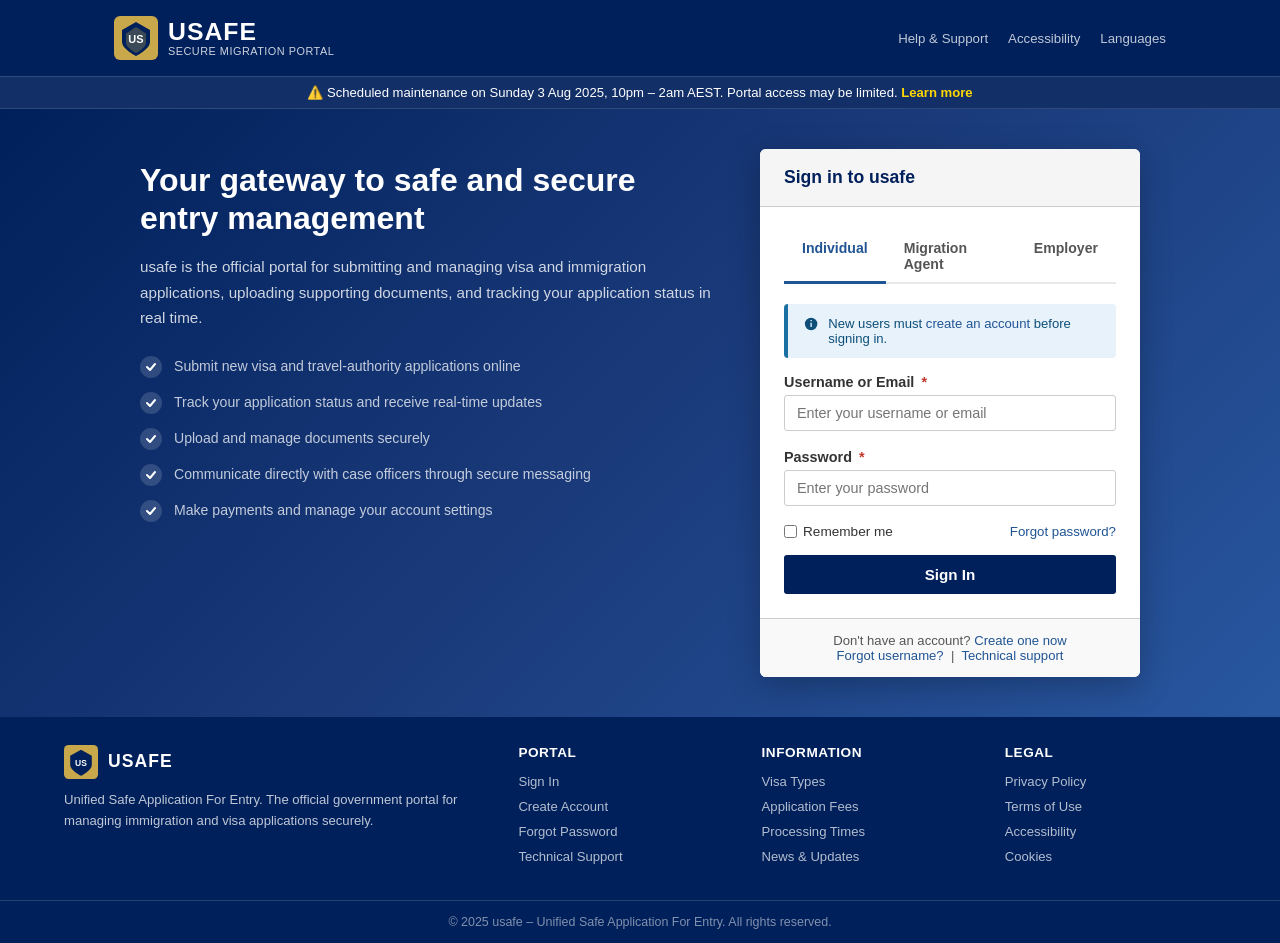
<file: index.html>
<!DOCTYPE html>
<html lang="en">
<head>
  <meta charset="UTF-8">
  <meta name="viewport" content="width=device-width, initial-scale=1.0">
  <meta name="description" content="usafe – Unified Safe Application For Entry. The official portal for managing visa and immigration applications.">
  <title>usafe – Sign In</title>
  <link rel="stylesheet" href="styles.css">
  <style>
    /* Login-page-only overrides */
    body { background: var(--navy); }

    .login-page-header {
      background: transparent;
      border-bottom: none;
    }

    .login-page-header .header-top {
      padding: 16px 24px;
      max-width: 1100px;
    }

    .announcement-bar {
      background: rgba(255,255,255,0.07);
      border-top: 1px solid rgba(255,255,255,0.12);
      border-bottom: 1px solid rgba(255,255,255,0.12);
    }
  </style>
</head>
<body class="login-page">

  <a href="#main" class="skip-link">Skip to main content</a>

  <!-- ── HEADER ── -->
  <header class="login-page-header">
    <div class="header-top">
      <a href="index.html" class="usafe-logo">
        <!-- Dummy Logo SVG -->
        <svg class="usafe-logo-icon" viewBox="0 0 44 44" fill="none" xmlns="http://www.w3.org/2000/svg" aria-hidden="true">
          <rect width="44" height="44" rx="6" fill="#c8a84b"/>
          <path d="M22 6 L36 14 L36 26 C36 33 22 40 22 40 C22 40 8 33 8 26 L8 14 Z" fill="#00205b"/>
          <path d="M22 11 L32 17.5 L32 27 C32 32 22 37 22 37 C22 37 12 32 12 27 L12 17.5 Z" fill="#c8a84b" opacity="0.3"/>
          <text x="22" y="27" text-anchor="middle" fill="white" font-size="11" font-weight="bold" font-family="Arial">US</text>
        </svg>
        <span class="usafe-logo-text">
          <span class="brand-name">usafe</span>
          <span class="brand-sub">Secure Migration Portal</span>
        </span>
      </a>

      <div style="display:flex; gap:20px; align-items:center;">
        <a href="#" style="color:rgba(255,255,255,0.75); font-size:0.83rem;">Help &amp; Support</a>
        <a href="#" style="color:rgba(255,255,255,0.75); font-size:0.83rem;">Accessibility</a>
        <a href="#" style="color:rgba(255,255,255,0.75); font-size:0.83rem;">Languages</a>
      </div>
    </div>

    <div class="announcement-bar">
      ⚠️ Scheduled maintenance on Sunday 3 Aug 2025, 10pm – 2am AEST. Portal access may be limited.
      <a href="#">Learn more</a>
    </div>
  </header>

  <!-- ── HERO / LOGIN ── -->
  <main id="main" class="login-hero">
    <div class="login-panel">

      <!-- Left: Info -->
      <div class="login-info">
        <h1>Your gateway to safe and secure entry management</h1>
        <p>usafe is the official portal for submitting and managing visa and immigration applications, uploading supporting documents, and tracking your application status in real time.</p>

        <div class="feature-list">
          <div class="feature-item">
            <div class="feature-icon">
              <svg width="12" height="12" viewBox="0 0 12 12" fill="none"><path d="M2 6 L5 9 L10 3" stroke="white" stroke-width="2" stroke-linecap="round" stroke-linejoin="round"/></svg>
            </div>
            <p>Submit new visa and travel-authority applications online</p>
          </div>
          <div class="feature-item">
            <div class="feature-icon">
              <svg width="12" height="12" viewBox="0 0 12 12" fill="none"><path d="M2 6 L5 9 L10 3" stroke="white" stroke-width="2" stroke-linecap="round" stroke-linejoin="round"/></svg>
            </div>
            <p>Track your application status and receive real-time updates</p>
          </div>
          <div class="feature-item">
            <div class="feature-icon">
              <svg width="12" height="12" viewBox="0 0 12 12" fill="none"><path d="M2 6 L5 9 L10 3" stroke="white" stroke-width="2" stroke-linecap="round" stroke-linejoin="round"/></svg>
            </div>
            <p>Upload and manage documents securely</p>
          </div>
          <div class="feature-item">
            <div class="feature-icon">
              <svg width="12" height="12" viewBox="0 0 12 12" fill="none"><path d="M2 6 L5 9 L10 3" stroke="white" stroke-width="2" stroke-linecap="round" stroke-linejoin="round"/></svg>
            </div>
            <p>Communicate directly with case officers through secure messaging</p>
          </div>
          <div class="feature-item">
            <div class="feature-icon">
              <svg width="12" height="12" viewBox="0 0 12 12" fill="none"><path d="M2 6 L5 9 L10 3" stroke="white" stroke-width="2" stroke-linecap="round" stroke-linejoin="round"/></svg>
            </div>
            <p>Make payments and manage your account settings</p>
          </div>
        </div>
      </div>

      <!-- Right: Login Form -->
      <div class="login-form-box">
        <div class="login-form-header">
          <h2>Sign in to usafe</h2>
        </div>

        <div class="login-form-body">
          <div class="login-tabs">
            <div class="login-tab active" onclick="switchTab('individual', this)">Individual</div>
            <div class="login-tab" onclick="switchTab('agent', this)">Migration Agent</div>
            <div class="login-tab" onclick="switchTab('employer', this)">Employer</div>
          </div>

          <!-- Individual login form (default shown) -->
          <form id="form-individual" action="dashboard.html" method="get" novalidate>
            <div class="alert alert-info" style="font-size:0.82rem;">
              <svg width="16" height="16" viewBox="0 0 16 16" fill="currentColor" flex-shrink="0"><path d="M8 1a7 7 0 1 0 0 14A7 7 0 0 0 8 1Zm.75 10.5h-1.5v-5h1.5v5Zm0-6.5h-1.5V3.5h1.5V5Z"/></svg>
              <span>New users must <a href="register.html">create an account</a> before signing in.</span>
            </div>

            <div class="form-group">
              <label for="username">Username or Email <span class="required">*</span></label>
              <input type="text" id="username" name="username" class="form-control" autocomplete="username" required placeholder="Enter your username or email">
            </div>

            <div class="form-group">
              <label for="password">Password <span class="required">*</span></label>
              <input type="password" id="password" name="password" class="form-control" autocomplete="current-password" required placeholder="Enter your password">
            </div>

            <div style="display:flex; justify-content:space-between; align-items:center; margin-bottom:16px;">
              <label style="display:flex; align-items:center; gap:6px; font-size:0.85rem; font-weight:normal; cursor:pointer;">
                <input type="checkbox" name="remember"> Remember me
              </label>
              <a href="#" style="font-size:0.83rem;">Forgot password?</a>
            </div>

            <button type="submit" class="btn btn-navy btn-block" style="padding:11px; font-size:0.95rem;">
              Sign In
            </button>
          </form>

          <!-- Agent login form (hidden) -->
          <form id="form-agent" action="dashboard.html" method="get" novalidate style="display:none;">
            <div class="form-group">
              <label for="agent-id">Migration Agent Registration Number <span class="required">*</span></label>
              <input type="text" id="agent-id" name="agent_id" class="form-control" required placeholder="e.g. MARN 0000000">
            </div>
            <div class="form-group">
              <label for="agent-password">Password <span class="required">*</span></label>
              <input type="password" id="agent-password" name="password" class="form-control" required placeholder="Enter your password">
            </div>
            <button type="submit" class="btn btn-navy btn-block" style="padding:11px; font-size:0.95rem;">Sign In</button>
          </form>

          <!-- Employer login form (hidden) -->
          <form id="form-employer" action="dashboard.html" method="get" novalidate style="display:none;">
            <div class="form-group">
              <label for="employer-id">Business / Organisation ID <span class="required">*</span></label>
              <input type="text" id="employer-id" name="employer_id" class="form-control" required placeholder="Enter business ID">
            </div>
            <div class="form-group">
              <label for="employer-password">Password <span class="required">*</span></label>
              <input type="password" id="employer-password" name="password" class="form-control" required placeholder="Enter your password">
            </div>
            <button type="submit" class="btn btn-navy btn-block" style="padding:11px; font-size:0.95rem;">Sign In</button>
          </form>
        </div>

        <div class="login-form-footer">
          Don't have an account? <a href="register.html">Create one now</a>
          <br style="margin:6px 0;">
          <a href="#">Forgot username?</a> &nbsp;|&nbsp;
          <a href="#">Technical support</a>
        </div>
      </div>
    </div>
  </main>

  <!-- ── FOOTER ── -->
  <footer class="site-footer">
    <div class="footer-inner">
      <div class="footer-brand">
        <a href="index.html" class="usafe-logo">
          <svg class="usafe-logo-icon" viewBox="0 0 44 44" fill="none" xmlns="http://www.w3.org/2000/svg" aria-hidden="true" style="width:34px;height:34px;">
            <rect width="44" height="44" rx="6" fill="#c8a84b"/>
            <path d="M22 6 L36 14 L36 26 C36 33 22 40 22 40 C22 40 8 33 8 26 L8 14 Z" fill="#00205b"/>
            <text x="22" y="27" text-anchor="middle" fill="white" font-size="11" font-weight="bold" font-family="Arial">US</text>
          </svg>
          <span class="usafe-logo-text">
            <span class="brand-name" style="font-size:1.1rem;">usafe</span>
          </span>
        </a>
        <p>Unified Safe Application For Entry. The official government portal for managing immigration and visa applications securely.</p>
      </div>

      <div class="footer-links">
        <h4>Portal</h4>
        <ul>
          <li><a href="index.html">Sign In</a></li>
          <li><a href="register.html">Create Account</a></li>
          <li><a href="#">Forgot Password</a></li>
          <li><a href="#">Technical Support</a></li>
        </ul>
      </div>

      <div class="footer-links">
        <h4>Information</h4>
        <ul>
          <li><a href="#">Visa Types</a></li>
          <li><a href="#">Application Fees</a></li>
          <li><a href="#">Processing Times</a></li>
          <li><a href="#">News &amp; Updates</a></li>
        </ul>
      </div>

      <div class="footer-links">
        <h4>Legal</h4>
        <ul>
          <li><a href="#">Privacy Policy</a></li>
          <li><a href="#">Terms of Use</a></li>
          <li><a href="#">Accessibility</a></li>
          <li><a href="#">Cookies</a></li>
        </ul>
      </div>
    </div>
    <div class="footer-bottom">
      &copy; 2025 usafe – Unified Safe Application For Entry. All rights reserved.
    </div>
  </footer>

  <script>
    function switchTab(type, el) {
      // Update tab active state
      document.querySelectorAll('.login-tab').forEach(t => t.classList.remove('active'));
      el.classList.add('active');
      // Show/hide forms
      ['individual','agent','employer'].forEach(id => {
        const f = document.getElementById('form-' + id);
        if (f) f.style.display = (id === type) ? 'block' : 'none';
      });
    }
  </script>

</body>
</html>
</file>
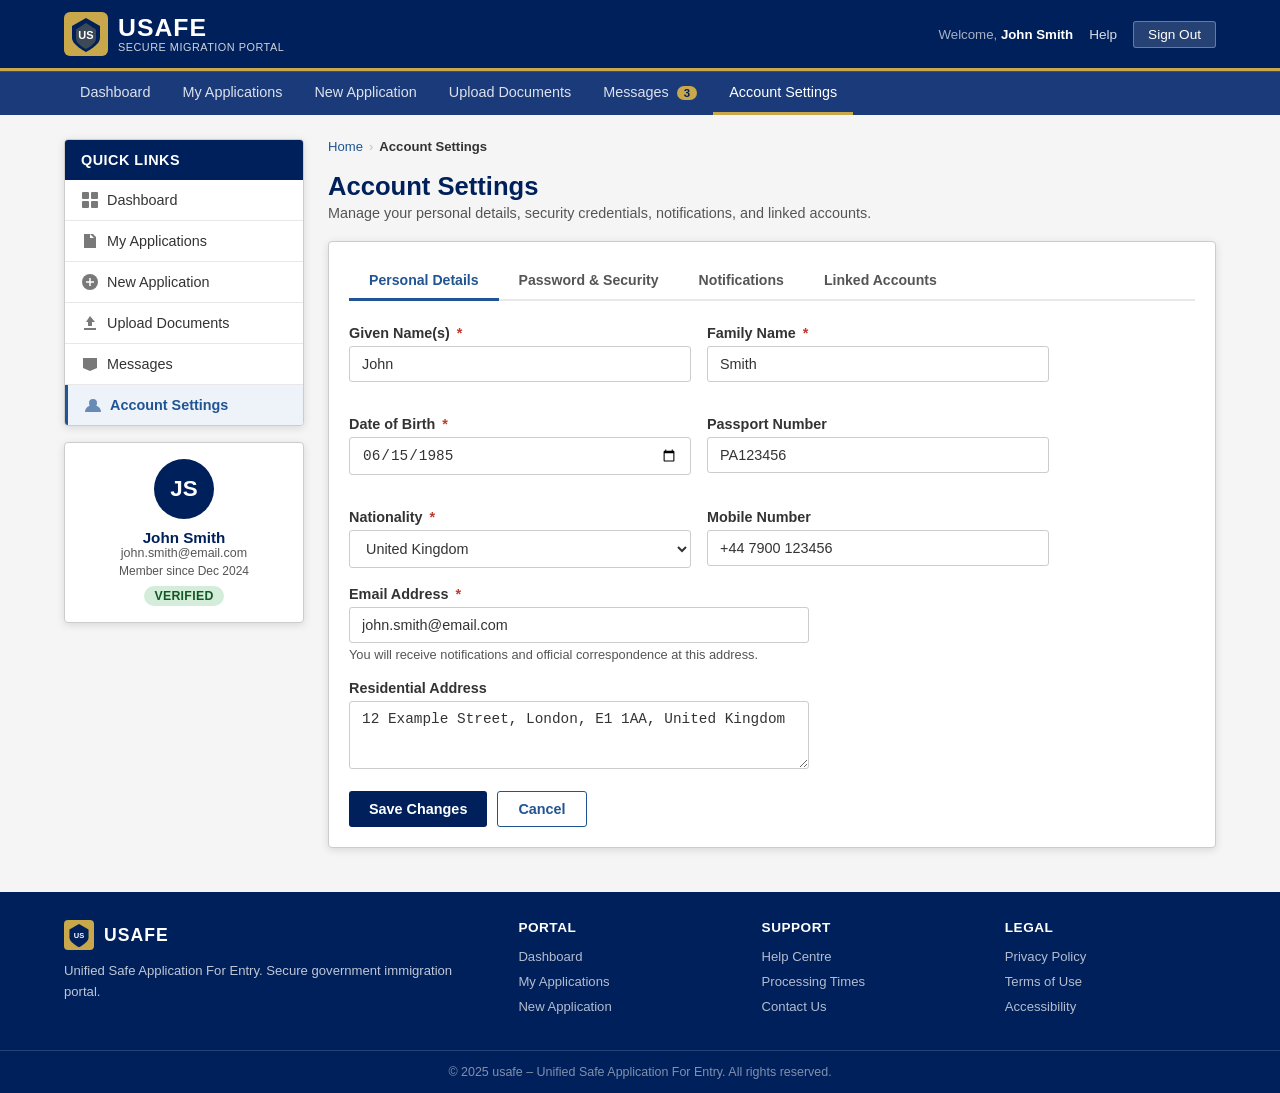
<file: account-settings.html>
<!DOCTYPE html>
<html lang="en">
<head>
  <meta charset="UTF-8">
  <meta name="viewport" content="width=device-width, initial-scale=1.0">
  <meta name="description" content="usafe – Account Settings. Manage your account details, security, and preferences.">
  <title>usafe – Account Settings</title>
  <link rel="stylesheet" href="styles.css">
  <style>
    .settings-tabs {
      display: flex;
      gap: 0;
      border-bottom: 2px solid var(--light-grey);
      margin-bottom: 24px;
    }
    .settings-tab {
      padding: 10px 20px;
      font-size: 0.88rem;
      font-weight: 600;
      color: var(--dark-grey);
      cursor: pointer;
      border-bottom: 3px solid transparent;
      margin-bottom: -2px;
      transition: color 0.2s, border-color 0.2s;
    }
    .settings-tab.active {
      color: var(--blue);
      border-bottom-color: var(--blue);
    }
    .settings-section { display: none; }
    .settings-section.active { display: block; }
  </style>
</head>
<body>

  <a href="#main" class="skip-link">Skip to main content</a>

  <!-- ── HEADER ── -->
  <header class="site-header">
    <div class="header-top">
      <a href="index.html" class="usafe-logo">
        <svg class="usafe-logo-icon" viewBox="0 0 44 44" fill="none" xmlns="http://www.w3.org/2000/svg" aria-hidden="true">
          <rect width="44" height="44" rx="6" fill="#c8a84b"/>
          <path d="M22 6 L36 14 L36 26 C36 33 22 40 22 40 C22 40 8 33 8 26 L8 14 Z" fill="#00205b"/>
          <path d="M22 11 L32 17.5 L32 27 C32 32 22 37 22 37 C22 37 12 32 12 27 L12 17.5 Z" fill="#c8a84b" opacity="0.3"/>
          <text x="22" y="27" text-anchor="middle" fill="white" font-size="11" font-weight="bold" font-family="Arial">US</text>
        </svg>
        <span class="usafe-logo-text">
          <span class="brand-name">usafe</span>
          <span class="brand-sub">Secure Migration Portal</span>
        </span>
      </a>
      <div class="header-actions">
        <span style="color:rgba(255,255,255,0.65); font-size:0.83rem;">Welcome, <strong style="color:#fff;">John Smith</strong></span>
        <a href="#">Help</a>
        <a href="index.html" class="btn-logout">Sign Out</a>
      </div>
    </div>
  </header>

  <!-- ── NAV ── -->
  <nav class="site-nav" aria-label="Main navigation">
    <div class="nav-inner">
      <ul>
        <li><a href="dashboard.html">Dashboard</a></li>
        <li><a href="applications.html">My Applications</a></li>
        <li><a href="new-application.html">New Application</a></li>
        <li><a href="upload-documents.html">Upload Documents</a></li>
        <li><a href="messages.html">Messages <span style="background:#c8a84b;color:#00205b;border-radius:10px;padding:1px 7px;font-size:0.72rem;font-weight:700;margin-left:4px;">3</span></a></li>
        <li><a href="account-settings.html" class="active">Account Settings</a></li>
      </ul>
    </div>
  </nav>

  <!-- ── MAIN ── -->
  <div class="page-wrapper">
    <aside class="sidebar">
      <div class="sidebar-menu">
        <h3>Quick Links</h3>
        <ul>
          <li><a href="dashboard.html">
            <svg class="menu-icon" viewBox="0 0 18 18" fill="currentColor"><rect x="1" y="1" width="7" height="7" rx="1"/><rect x="10" y="1" width="7" height="7" rx="1"/><rect x="1" y="10" width="7" height="7" rx="1"/><rect x="10" y="10" width="7" height="7" rx="1"/></svg>
            Dashboard</a></li>
          <li><a href="applications.html">
            <svg class="menu-icon" viewBox="0 0 18 18" fill="currentColor"><path d="M3 2h9l3 3v11H3V2zm6 0v4h4"/></svg>
            My Applications</a></li>
          <li><a href="new-application.html">
            <svg class="menu-icon" viewBox="0 0 18 18" fill="currentColor"><circle cx="9" cy="9" r="8"/><path d="M9 5v8M5 9h8" stroke="white" stroke-width="1.5"/></svg>
            New Application</a></li>
          <li><a href="upload-documents.html">
            <svg class="menu-icon" viewBox="0 0 18 18" fill="currentColor"><path d="M3 14h12v2H3zM9 2l5 6H11v4H7V8H5z"/></svg>
            Upload Documents</a></li>
          <li><a href="messages.html">
            <svg class="menu-icon" viewBox="0 0 18 18" fill="currentColor"><path d="M2 3h14v10l-7 3-7-3V3z"/></svg>
            Messages</a></li>
          <li><a href="account-settings.html" class="active">
            <svg class="menu-icon" viewBox="0 0 18 18" fill="currentColor"><circle cx="9" cy="7" r="4"/><path d="M1 16c0-4 3.6-7 8-7s8 3 8 7"/></svg>
            Account Settings</a></li>
        </ul>
      </div>

      <!-- Account summary -->
      <div class="card" style="margin-top:16px;">
        <div class="card-body" style="padding:16px; text-align:center;">
          <div style="width:60px; height:60px; background:var(--navy); color:white; border-radius:50%; display:flex; align-items:center; justify-content:center; font-size:1.4rem; font-weight:700; margin:0 auto 10px;">JS</div>
          <p style="font-weight:700; font-size:0.95rem; color:var(--navy);">John Smith</p>
          <p style="font-size:0.78rem; color:var(--dark-grey);">john.smith@email.com</p>
          <p style="font-size:0.75rem; color:var(--dark-grey); margin-top:4px;">Member since Dec 2024</p>
          <span class="badge badge-approved" style="margin-top:8px; display:inline-block;">Verified</span>
        </div>
      </div>
    </aside>

    <main id="main" class="main-content">

      <div class="breadcrumb">
        <a href="dashboard.html">Home</a>
        <span class="sep">›</span>
        <span class="current">Account Settings</span>
      </div>

      <div class="page-title">
        <h1>Account Settings</h1>
        <p>Manage your personal details, security credentials, notifications, and linked accounts.</p>
      </div>

      <!-- Settings Tabs -->
      <div class="card">
        <div class="card-body">

          <div class="settings-tabs">
            <div class="settings-tab active" onclick="switchSettingsTab('personal', this)">Personal Details</div>
            <div class="settings-tab" onclick="switchSettingsTab('security', this)">Password &amp; Security</div>
            <div class="settings-tab" onclick="switchSettingsTab('notifications', this)">Notifications</div>
            <div class="settings-tab" onclick="switchSettingsTab('linked', this)">Linked Accounts</div>
          </div>

          <!-- Personal Details -->
          <div id="section-personal" class="settings-section active">
            <div class="alert alert-success" style="margin-bottom:20px; display:none;" id="save-success">
              <svg width="16" height="16" viewBox="0 0 16 16" fill="currentColor" style="flex-shrink:0;"><path d="M8 1a7 7 0 1 0 0 14A7 7 0 0 0 8 1Zm3.5 5.5-4 4a.75.75 0 0 1-1.06 0l-2-2a.75.75 0 1 1 1.06-1.06l1.47 1.47 3.47-3.47a.75.75 0 1 1 1.06 1.06Z"/></svg>
              <span>Your personal details have been updated successfully.</span>
            </div>

            <div style="display:grid; grid-template-columns:1fr 1fr; gap:16px; max-width:700px;">
              <div class="form-group">
                <label for="given-name">Given Name(s) <span class="required">*</span></label>
                <input type="text" id="given-name" class="form-control" value="John">
              </div>
              <div class="form-group">
                <label for="family-name">Family Name <span class="required">*</span></label>
                <input type="text" id="family-name" class="form-control" value="Smith">
              </div>
              <div class="form-group">
                <label for="dob">Date of Birth <span class="required">*</span></label>
                <input type="date" id="dob" class="form-control" value="1985-06-15">
              </div>
              <div class="form-group">
                <label for="passport-no">Passport Number</label>
                <input type="text" id="passport-no" class="form-control" value="PA123456">
              </div>
              <div class="form-group">
                <label for="nationality">Nationality <span class="required">*</span></label>
                <select id="nationality" class="form-control">
                  <option selected>United Kingdom</option>
                  <option>India</option>
                  <option>China</option>
                  <option>United States</option>
                  <option>Other</option>
                </select>
              </div>
              <div class="form-group">
                <label for="phone">Mobile Number</label>
                <input type="tel" id="phone" class="form-control" value="+44 7900 123456">
              </div>
            </div>

            <div class="form-group" style="max-width:460px;">
              <label for="email">Email Address <span class="required">*</span></label>
              <input type="email" id="email" class="form-control" value="john.smith@email.com">
              <div class="form-hint">You will receive notifications and official correspondence at this address.</div>
            </div>

            <div class="form-group" style="max-width:460px;">
              <label for="address">Residential Address</label>
              <textarea id="address" class="form-control" rows="3">12 Example Street, London, E1 1AA, United Kingdom</textarea>
            </div>

            <div style="display:flex; gap:10px; margin-top:4px;">
              <button class="btn btn-navy" onclick="showSaveSuccess()">Save Changes</button>
              <button class="btn btn-secondary">Cancel</button>
            </div>
          </div>

          <!-- Password & Security -->
          <div id="section-security" class="settings-section">
            <h3 style="font-size:1rem; color:var(--navy); margin-bottom:16px;">Change Password</h3>
            <div style="max-width:400px;">
              <div class="form-group">
                <label for="cur-pwd">Current Password <span class="required">*</span></label>
                <input type="password" id="cur-pwd" class="form-control" placeholder="Enter current password">
              </div>
              <div class="form-group">
                <label for="new-pwd">New Password <span class="required">*</span></label>
                <input type="password" id="new-pwd" class="form-control" placeholder="At least 10 characters">
                <div class="form-hint">Must include uppercase, lowercase, number, and special character.</div>
              </div>
              <div class="form-group">
                <label for="confirm-pwd">Confirm New Password <span class="required">*</span></label>
                <input type="password" id="confirm-pwd" class="form-control" placeholder="Repeat new password">
              </div>
              <button class="btn btn-navy">Update Password</button>
            </div>

            <hr style="border:none; border-top:1px solid var(--light-grey); margin:28px 0;">

            <h3 style="font-size:1rem; color:var(--navy); margin-bottom:16px;">Two-Factor Authentication (2FA)</h3>
            <div class="alert alert-success" style="max-width:500px; margin-bottom:16px;">
              <svg width="16" height="16" viewBox="0 0 16 16" fill="currentColor" style="flex-shrink:0;"><path d="M8 1a7 7 0 1 0 0 14A7 7 0 0 0 8 1Zm3.5 5.5-4 4a.75.75 0 0 1-1.06 0l-2-2a.75.75 0 1 1 1.06-1.06l1.47 1.47 3.47-3.47a.75.75 0 1 1 1.06 1.06Z"/></svg>
              <span>Two-factor authentication is <strong>enabled</strong> on your account.</span>
            </div>
            <p style="font-size:0.88rem; color:var(--dark-grey); margin-bottom:14px;">2FA is currently set to send a verification code to your mobile number <strong>+44 7900 *** 456</strong>.</p>
            <button class="btn btn-secondary btn-sm">Change 2FA Method</button>

            <hr style="border:none; border-top:1px solid var(--light-grey); margin:28px 0;">

            <h3 style="font-size:1rem; color:var(--navy); margin-bottom:12px;">Login Sessions</h3>
            <table class="data-table" style="max-width:600px;">
              <thead>
                <tr><th>Device</th><th>Location</th><th>Last Active</th><th></th></tr>
              </thead>
              <tbody>
                <tr>
                  <td>🖥 Chrome / Windows</td>
                  <td>London, UK</td>
                  <td>Now (current)</td>
                  <td>—</td>
                </tr>
                <tr>
                  <td>📱 Safari / iPhone</td>
                  <td>London, UK</td>
                  <td>2 days ago</td>
                  <td><button class="btn btn-secondary btn-sm">Revoke</button></td>
                </tr>
              </tbody>
            </table>
          </div>

          <!-- Notifications -->
          <div id="section-notifications" class="settings-section">
            <h3 style="font-size:1rem; color:var(--navy); margin-bottom:16px;">Email Notifications</h3>
            <div style="display:flex; flex-direction:column; gap:12px; max-width:500px;">
              <label style="display:flex; align-items:center; justify-content:space-between; padding:12px 14px; background:var(--light-bg); border-radius:4px; cursor:pointer; font-size:0.88rem;">
                Application status updates
                <input type="checkbox" checked>
              </label>
              <label style="display:flex; align-items:center; justify-content:space-between; padding:12px 14px; background:var(--light-bg); border-radius:4px; cursor:pointer; font-size:0.88rem;">
                Document requests from case officer
                <input type="checkbox" checked>
              </label>
              <label style="display:flex; align-items:center; justify-content:space-between; padding:12px 14px; background:var(--light-bg); border-radius:4px; cursor:pointer; font-size:0.88rem;">
                Payment reminders
                <input type="checkbox" checked>
              </label>
              <label style="display:flex; align-items:center; justify-content:space-between; padding:12px 14px; background:var(--light-bg); border-radius:4px; cursor:pointer; font-size:0.88rem;">
                New messages in inbox
                <input type="checkbox" checked>
              </label>
              <label style="display:flex; align-items:center; justify-content:space-between; padding:12px 14px; background:var(--light-bg); border-radius:4px; cursor:pointer; font-size:0.88rem;">
                System announcements and maintenance notices
                <input type="checkbox">
              </label>
              <label style="display:flex; align-items:center; justify-content:space-between; padding:12px 14px; background:var(--light-bg); border-radius:4px; cursor:pointer; font-size:0.88rem;">
                Processing time updates for my visa categories
                <input type="checkbox">
              </label>
            </div>
            <button class="btn btn-navy" style="margin-top:20px;">Save Preferences</button>
          </div>

          <!-- Linked Accounts -->
          <div id="section-linked" class="settings-section">
            <h3 style="font-size:1rem; color:var(--navy); margin-bottom:16px;">Linked Migration Agent</h3>
            <div class="alert alert-info" style="max-width:520px; margin-bottom:16px;">
              <svg width="16" height="16" viewBox="0 0 16 16" fill="currentColor" style="flex-shrink:0;"><path d="M8 1a7 7 0 1 0 0 14A7 7 0 0 0 8 1Zm.75 10.5h-1.5v-5h1.5v5Zm0-6.5h-1.5V3.5h1.5V5Z"/></svg>
              <span>You do not currently have a registered migration agent linked to your account.</span>
            </div>
            <p style="font-size:0.88rem; color:var(--dark-grey); margin-bottom:14px; max-width:500px;">If a registered migration agent is assisting you, you can link their details here. They will be able to view and manage your applications on your behalf.</p>
            <div style="max-width:400px;">
              <div class="form-group">
                <label for="marn">Migration Agent Registration Number (MARN)</label>
                <input type="text" id="marn" class="form-control" placeholder="e.g. 0000000">
              </div>
              <button class="btn btn-navy btn-sm">Link Agent</button>
            </div>

            <hr style="border:none; border-top:1px solid var(--light-grey); margin:28px 0;">

            <h3 style="font-size:1rem; color:var(--navy); margin-bottom:12px;">Close Account</h3>
            <p style="font-size:0.88rem; color:var(--dark-grey); margin-bottom:14px; max-width:500px;">Closing your account will remove all your data and active applications. This action cannot be undone.</p>
            <button class="btn btn-secondary btn-sm" style="color:var(--error); border-color:var(--error);">Request Account Closure</button>
          </div>

        </div>
      </div>

    </main>
  </div>

  <!-- ── FOOTER ── -->
  <footer class="site-footer">
    <div class="footer-inner">
      <div class="footer-brand">
        <a href="index.html" class="usafe-logo">
          <svg viewBox="0 0 44 44" fill="none" xmlns="http://www.w3.org/2000/svg" aria-hidden="true" style="width:30px;height:30px;">
            <rect width="44" height="44" rx="6" fill="#c8a84b"/>
            <path d="M22 6 L36 14 L36 26 C36 33 22 40 22 40 C22 40 8 33 8 26 L8 14 Z" fill="#00205b"/>
            <text x="22" y="27" text-anchor="middle" fill="white" font-size="11" font-weight="bold" font-family="Arial">US</text>
          </svg>
          <span class="usafe-logo-text"><span class="brand-name" style="font-size:1.1rem;">usafe</span></span>
        </a>
        <p>Unified Safe Application For Entry. Secure government immigration portal.</p>
      </div>
      <div class="footer-links">
        <h4>Portal</h4>
        <ul>
          <li><a href="dashboard.html">Dashboard</a></li>
          <li><a href="applications.html">My Applications</a></li>
          <li><a href="new-application.html">New Application</a></li>
        </ul>
      </div>
      <div class="footer-links">
        <h4>Support</h4>
        <ul>
          <li><a href="#">Help Centre</a></li>
          <li><a href="#">Processing Times</a></li>
          <li><a href="#">Contact Us</a></li>
        </ul>
      </div>
      <div class="footer-links">
        <h4>Legal</h4>
        <ul>
          <li><a href="#">Privacy Policy</a></li>
          <li><a href="#">Terms of Use</a></li>
          <li><a href="#">Accessibility</a></li>
        </ul>
      </div>
    </div>
    <div class="footer-bottom">
      &copy; 2025 usafe – Unified Safe Application For Entry. All rights reserved.
    </div>
  </footer>

  <script>
    function switchSettingsTab(id, el) {
      document.querySelectorAll('.settings-tab').forEach(t => t.classList.remove('active'));
      document.querySelectorAll('.settings-section').forEach(s => s.classList.remove('active'));
      el.classList.add('active');
      document.getElementById('section-' + id).classList.add('active');
    }

    function showSaveSuccess() {
      const el = document.getElementById('save-success');
      el.style.display = 'flex';
      setTimeout(() => { el.style.display = 'none'; }, 4000);
    }
  </script>

</body>
</html>
</file>
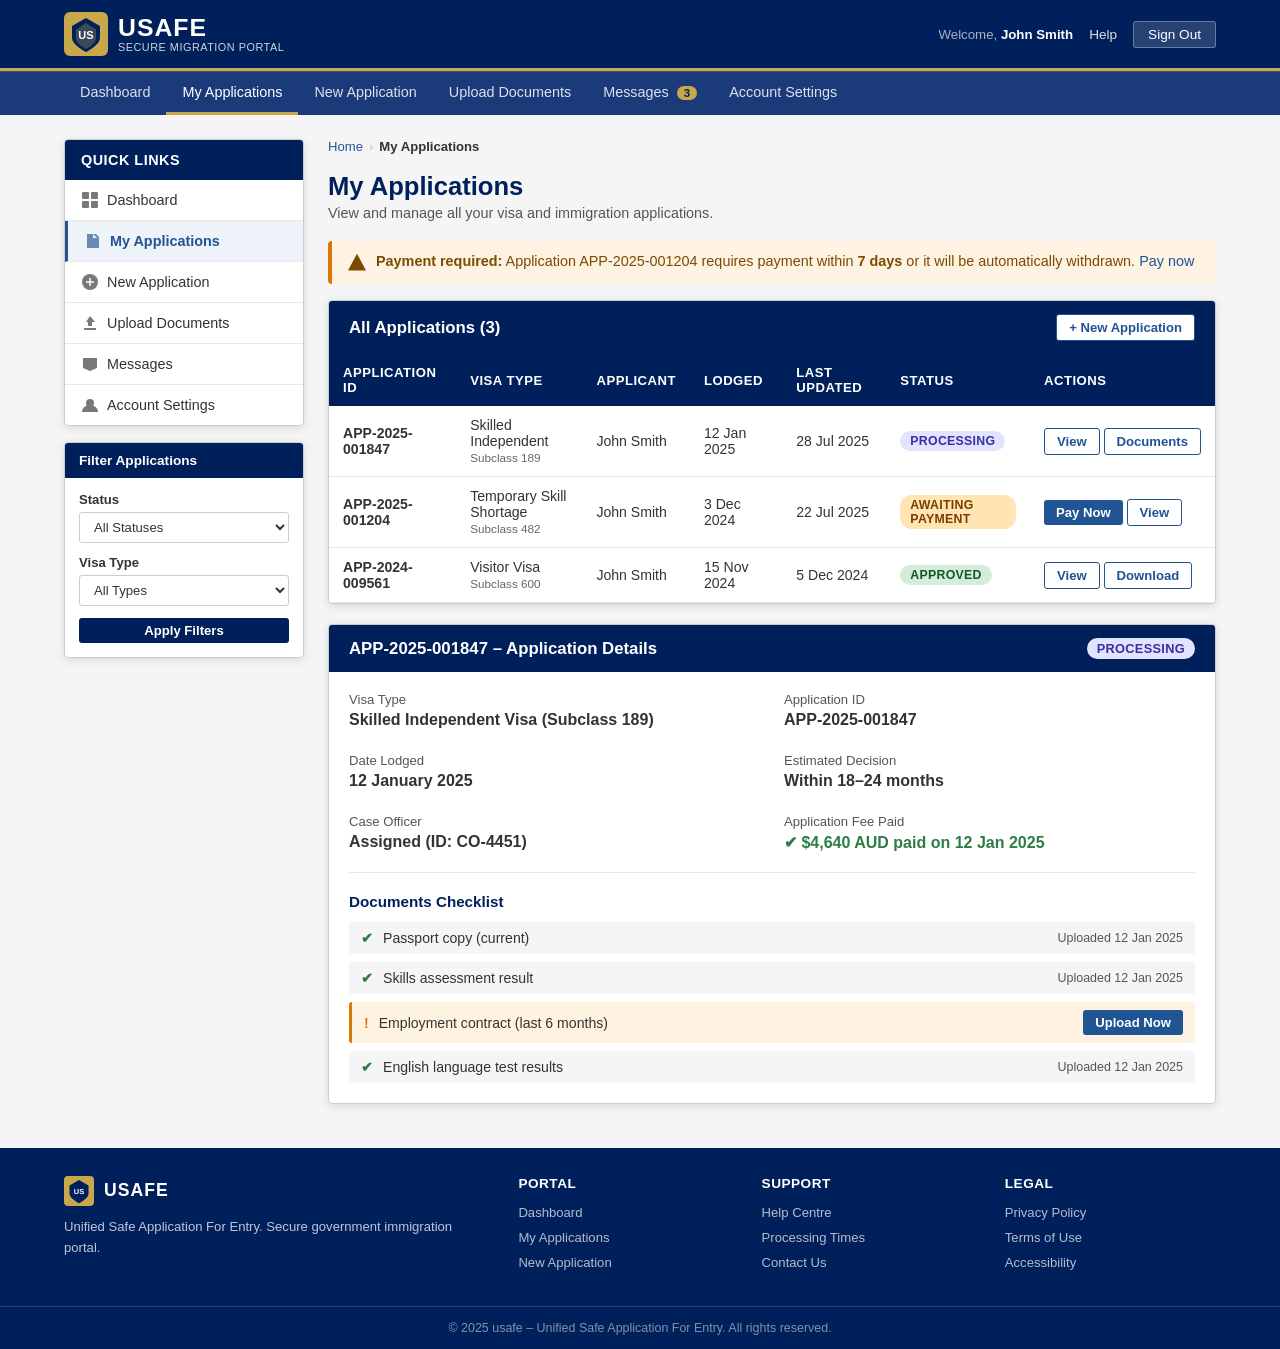
<file: applications.html>
<!DOCTYPE html>
<html lang="en">
<head>
  <meta charset="UTF-8">
  <meta name="viewport" content="width=device-width, initial-scale=1.0">
  <meta name="description" content="usafe – My Applications. View and manage all your visa applications.">
  <title>usafe – My Applications</title>
  <link rel="stylesheet" href="styles.css">
</head>
<body>

  <a href="#main" class="skip-link">Skip to main content</a>

  <!-- ── HEADER ── -->
  <header class="site-header">
    <div class="header-top">
      <a href="index.html" class="usafe-logo">
        <svg class="usafe-logo-icon" viewBox="0 0 44 44" fill="none" xmlns="http://www.w3.org/2000/svg" aria-hidden="true">
          <rect width="44" height="44" rx="6" fill="#c8a84b"/>
          <path d="M22 6 L36 14 L36 26 C36 33 22 40 22 40 C22 40 8 33 8 26 L8 14 Z" fill="#00205b"/>
          <path d="M22 11 L32 17.5 L32 27 C32 32 22 37 22 37 C22 37 12 32 12 27 L12 17.5 Z" fill="#c8a84b" opacity="0.3"/>
          <text x="22" y="27" text-anchor="middle" fill="white" font-size="11" font-weight="bold" font-family="Arial">US</text>
        </svg>
        <span class="usafe-logo-text">
          <span class="brand-name">usafe</span>
          <span class="brand-sub">Secure Migration Portal</span>
        </span>
      </a>
      <div class="header-actions">
        <span style="color:rgba(255,255,255,0.65); font-size:0.83rem;">Welcome, <strong style="color:#fff;">John Smith</strong></span>
        <a href="#">Help</a>
        <a href="index.html" class="btn-logout">Sign Out</a>
      </div>
    </div>
  </header>

  <!-- ── NAV ── -->
  <nav class="site-nav" aria-label="Main navigation">
    <div class="nav-inner">
      <ul>
        <li><a href="dashboard.html">Dashboard</a></li>
        <li><a href="applications.html" class="active">My Applications</a></li>
        <li><a href="new-application.html">New Application</a></li>
        <li><a href="upload-documents.html">Upload Documents</a></li>
        <li><a href="messages.html">Messages <span style="background:#c8a84b;color:#00205b;border-radius:10px;padding:1px 7px;font-size:0.72rem;font-weight:700;margin-left:4px;">3</span></a></li>
        <li><a href="account-settings.html">Account Settings</a></li>
      </ul>
    </div>
  </nav>

  <!-- ── MAIN ── -->
  <div class="page-wrapper">
    <aside class="sidebar">
      <div class="sidebar-menu">
        <h3>Quick Links</h3>
        <ul>
          <li><a href="dashboard.html">
            <svg class="menu-icon" viewBox="0 0 18 18" fill="currentColor"><rect x="1" y="1" width="7" height="7" rx="1"/><rect x="10" y="1" width="7" height="7" rx="1"/><rect x="1" y="10" width="7" height="7" rx="1"/><rect x="10" y="10" width="7" height="7" rx="1"/></svg>
            Dashboard</a></li>
          <li><a href="applications.html" class="active">
            <svg class="menu-icon" viewBox="0 0 18 18" fill="currentColor"><path d="M3 2h9l3 3v11H3V2zm6 0v4h4"/></svg>
            My Applications</a></li>
          <li><a href="new-application.html">
            <svg class="menu-icon" viewBox="0 0 18 18" fill="currentColor"><circle cx="9" cy="9" r="8"/><path d="M9 5v8M5 9h8" stroke="white" stroke-width="1.5"/></svg>
            New Application</a></li>
          <li><a href="upload-documents.html">
            <svg class="menu-icon" viewBox="0 0 18 18" fill="currentColor"><path d="M3 14h12v2H3zM9 2l5 6H11v4H7V8H5z"/></svg>
            Upload Documents</a></li>
          <li><a href="messages.html">
            <svg class="menu-icon" viewBox="0 0 18 18" fill="currentColor"><path d="M2 3h14v10l-7 3-7-3V3z"/></svg>
            Messages</a></li>
          <li><a href="account-settings.html">
            <svg class="menu-icon" viewBox="0 0 18 18" fill="currentColor"><circle cx="9" cy="7" r="4"/><path d="M1 16c0-4 3.6-7 8-7s8 3 8 7"/></svg>
            Account Settings</a></li>
        </ul>
      </div>

      <!-- Filter panel -->
      <div class="card" style="margin-top:16px;">
        <div class="card-header" style="padding:10px 14px;"><h2 style="font-size:0.85rem;">Filter Applications</h2></div>
        <div class="card-body" style="padding:14px;">
          <div class="form-group" style="margin-bottom:12px;">
            <label style="font-size:0.82rem;">Status</label>
            <select class="form-control" style="font-size:0.82rem; padding:6px 10px;">
              <option value="">All Statuses</option>
              <option>Processing</option>
              <option>Awaiting Payment</option>
              <option>Approved</option>
              <option>Rejected</option>
              <option>Pending</option>
            </select>
          </div>
          <div class="form-group" style="margin-bottom:12px;">
            <label style="font-size:0.82rem;">Visa Type</label>
            <select class="form-control" style="font-size:0.82rem; padding:6px 10px;">
              <option value="">All Types</option>
              <option>Skilled</option>
              <option>Temporary Work</option>
              <option>Visitor</option>
              <option>Family</option>
              <option>Student</option>
            </select>
          </div>
          <button class="btn btn-navy btn-sm btn-block">Apply Filters</button>
        </div>
      </div>
    </aside>

    <main id="main" class="main-content">

      <div class="breadcrumb">
        <a href="dashboard.html">Home</a>
        <span class="sep">›</span>
        <span class="current">My Applications</span>
      </div>

      <div class="page-title">
        <h1>My Applications</h1>
        <p>View and manage all your visa and immigration applications.</p>
      </div>

      <div class="alert alert-warning">
        <svg width="18" height="18" viewBox="0 0 16 16" fill="currentColor" style="flex-shrink:0;margin-top:1px;"><path d="M8 1 L15 14 H1 Z M8 6v4M8 11h.01" stroke="currentColor" stroke-width="1.2"/></svg>
        <div>
          <strong>Payment required:</strong> Application APP-2025-001204 requires payment within <strong>7 days</strong> or it will be automatically withdrawn. <a href="#">Pay now</a>
        </div>
      </div>

      <!-- Applications table -->
      <div class="card">
        <div class="card-header">
          <h2>All Applications (3)</h2>
          <a href="new-application.html" class="btn btn-secondary btn-sm">+ New Application</a>
        </div>
        <div class="card-body" style="padding:0;">
          <table class="data-table">
            <thead>
              <tr>
                <th>Application ID</th>
                <th>Visa Type</th>
                <th>Applicant</th>
                <th>Lodged</th>
                <th>Last Updated</th>
                <th>Status</th>
                <th>Actions</th>
              </tr>
            </thead>
            <tbody>
              <tr>
                <td><strong>APP-2025-001847</strong></td>
                <td>Skilled Independent<br><small style="color:#666;">Subclass 189</small></td>
                <td>John Smith</td>
                <td>12 Jan 2025</td>
                <td>28 Jul 2025</td>
                <td><span class="badge badge-processing">Processing</span></td>
                <td style="white-space:nowrap;">
                  <a href="#" class="btn btn-secondary btn-sm">View</a>
                  <a href="upload-documents.html" class="btn btn-secondary btn-sm">Documents</a>
                </td>
              </tr>
              <tr>
                <td><strong>APP-2025-001204</strong></td>
                <td>Temporary Skill Shortage<br><small style="color:#666;">Subclass 482</small></td>
                <td>John Smith</td>
                <td>3 Dec 2024</td>
                <td>22 Jul 2025</td>
                <td><span class="badge badge-action">Awaiting Payment</span></td>
                <td style="white-space:nowrap;">
                  <a href="#" class="btn btn-primary btn-sm">Pay Now</a>
                  <a href="#" class="btn btn-secondary btn-sm">View</a>
                </td>
              </tr>
              <tr>
                <td><strong>APP-2024-009561</strong></td>
                <td>Visitor Visa<br><small style="color:#666;">Subclass 600</small></td>
                <td>John Smith</td>
                <td>15 Nov 2024</td>
                <td>5 Dec 2024</td>
                <td><span class="badge badge-approved">Approved</span></td>
                <td style="white-space:nowrap;">
                  <a href="#" class="btn btn-secondary btn-sm">View</a>
                  <a href="#" class="btn btn-secondary btn-sm">Download</a>
                </td>
              </tr>
            </tbody>
          </table>
        </div>
      </div>

      <!-- Application detail (expanded) -->
      <div class="card">
        <div class="card-header">
          <h2>APP-2025-001847 – Application Details</h2>
          <span class="badge badge-processing" style="font-size:0.8rem;">Processing</span>
        </div>
        <div class="card-body">
          <div style="display:grid; grid-template-columns:1fr 1fr; gap:24px;">
            <div>
              <p style="font-size:0.82rem; color:var(--dark-grey); margin-bottom:4px;">Visa Type</p>
              <p style="font-weight:600;">Skilled Independent Visa (Subclass 189)</p>
            </div>
            <div>
              <p style="font-size:0.82rem; color:var(--dark-grey); margin-bottom:4px;">Application ID</p>
              <p style="font-weight:600;">APP-2025-001847</p>
            </div>
            <div>
              <p style="font-size:0.82rem; color:var(--dark-grey); margin-bottom:4px;">Date Lodged</p>
              <p style="font-weight:600;">12 January 2025</p>
            </div>
            <div>
              <p style="font-size:0.82rem; color:var(--dark-grey); margin-bottom:4px;">Estimated Decision</p>
              <p style="font-weight:600;">Within 18–24 months</p>
            </div>
            <div>
              <p style="font-size:0.82rem; color:var(--dark-grey); margin-bottom:4px;">Case Officer</p>
              <p style="font-weight:600;">Assigned (ID: CO-4451)</p>
            </div>
            <div>
              <p style="font-size:0.82rem; color:var(--dark-grey); margin-bottom:4px;">Application Fee Paid</p>
              <p style="font-weight:600; color:var(--success);">✔ $4,640 AUD paid on 12 Jan 2025</p>
            </div>
          </div>

          <hr style="border:none; border-top:1px solid var(--light-grey); margin:20px 0;">

          <h3 style="font-size:0.95rem; margin-bottom:12px; color:var(--navy);">Documents Checklist</h3>
          <div style="display:flex; flex-direction:column; gap:8px; font-size:0.88rem;">
            <div style="display:flex; align-items:center; gap:10px; padding:8px 12px; background:#f5f5f5; border-radius:3px;">
              <span style="color:var(--success); font-weight:700;">✔</span>
              <span>Passport copy (current)</span>
              <span style="margin-left:auto; font-size:0.78rem; color:var(--dark-grey);">Uploaded 12 Jan 2025</span>
            </div>
            <div style="display:flex; align-items:center; gap:10px; padding:8px 12px; background:#f5f5f5; border-radius:3px;">
              <span style="color:var(--success); font-weight:700;">✔</span>
              <span>Skills assessment result</span>
              <span style="margin-left:auto; font-size:0.78rem; color:var(--dark-grey);">Uploaded 12 Jan 2025</span>
            </div>
            <div style="display:flex; align-items:center; gap:10px; padding:8px 12px; background:#fef3e2; border-radius:3px; border-left:3px solid var(--warning);">
              <span style="color:var(--warning); font-weight:700;">!</span>
              <span>Employment contract (last 6 months)</span>
              <span style="margin-left:auto;"><a href="upload-documents.html" class="btn btn-primary btn-sm">Upload Now</a></span>
            </div>
            <div style="display:flex; align-items:center; gap:10px; padding:8px 12px; background:#f5f5f5; border-radius:3px;">
              <span style="color:var(--success); font-weight:700;">✔</span>
              <span>English language test results</span>
              <span style="margin-left:auto; font-size:0.78rem; color:var(--dark-grey);">Uploaded 12 Jan 2025</span>
            </div>
          </div>

        </div>
      </div>

    </main>
  </div>

  <!-- ── FOOTER ── -->
  <footer class="site-footer">
    <div class="footer-inner">
      <div class="footer-brand">
        <a href="index.html" class="usafe-logo">
          <svg viewBox="0 0 44 44" fill="none" xmlns="http://www.w3.org/2000/svg" aria-hidden="true" style="width:30px;height:30px;">
            <rect width="44" height="44" rx="6" fill="#c8a84b"/>
            <path d="M22 6 L36 14 L36 26 C36 33 22 40 22 40 C22 40 8 33 8 26 L8 14 Z" fill="#00205b"/>
            <text x="22" y="27" text-anchor="middle" fill="white" font-size="11" font-weight="bold" font-family="Arial">US</text>
          </svg>
          <span class="usafe-logo-text"><span class="brand-name" style="font-size:1.1rem;">usafe</span></span>
        </a>
        <p>Unified Safe Application For Entry. Secure government immigration portal.</p>
      </div>
      <div class="footer-links">
        <h4>Portal</h4>
        <ul>
          <li><a href="dashboard.html">Dashboard</a></li>
          <li><a href="applications.html">My Applications</a></li>
          <li><a href="new-application.html">New Application</a></li>
        </ul>
      </div>
      <div class="footer-links">
        <h4>Support</h4>
        <ul>
          <li><a href="#">Help Centre</a></li>
          <li><a href="#">Processing Times</a></li>
          <li><a href="#">Contact Us</a></li>
        </ul>
      </div>
      <div class="footer-links">
        <h4>Legal</h4>
        <ul>
          <li><a href="#">Privacy Policy</a></li>
          <li><a href="#">Terms of Use</a></li>
          <li><a href="#">Accessibility</a></li>
        </ul>
      </div>
    </div>
    <div class="footer-bottom">
      &copy; 2025 usafe – Unified Safe Application For Entry. All rights reserved.
    </div>
  </footer>

</body>
</html>
</file>
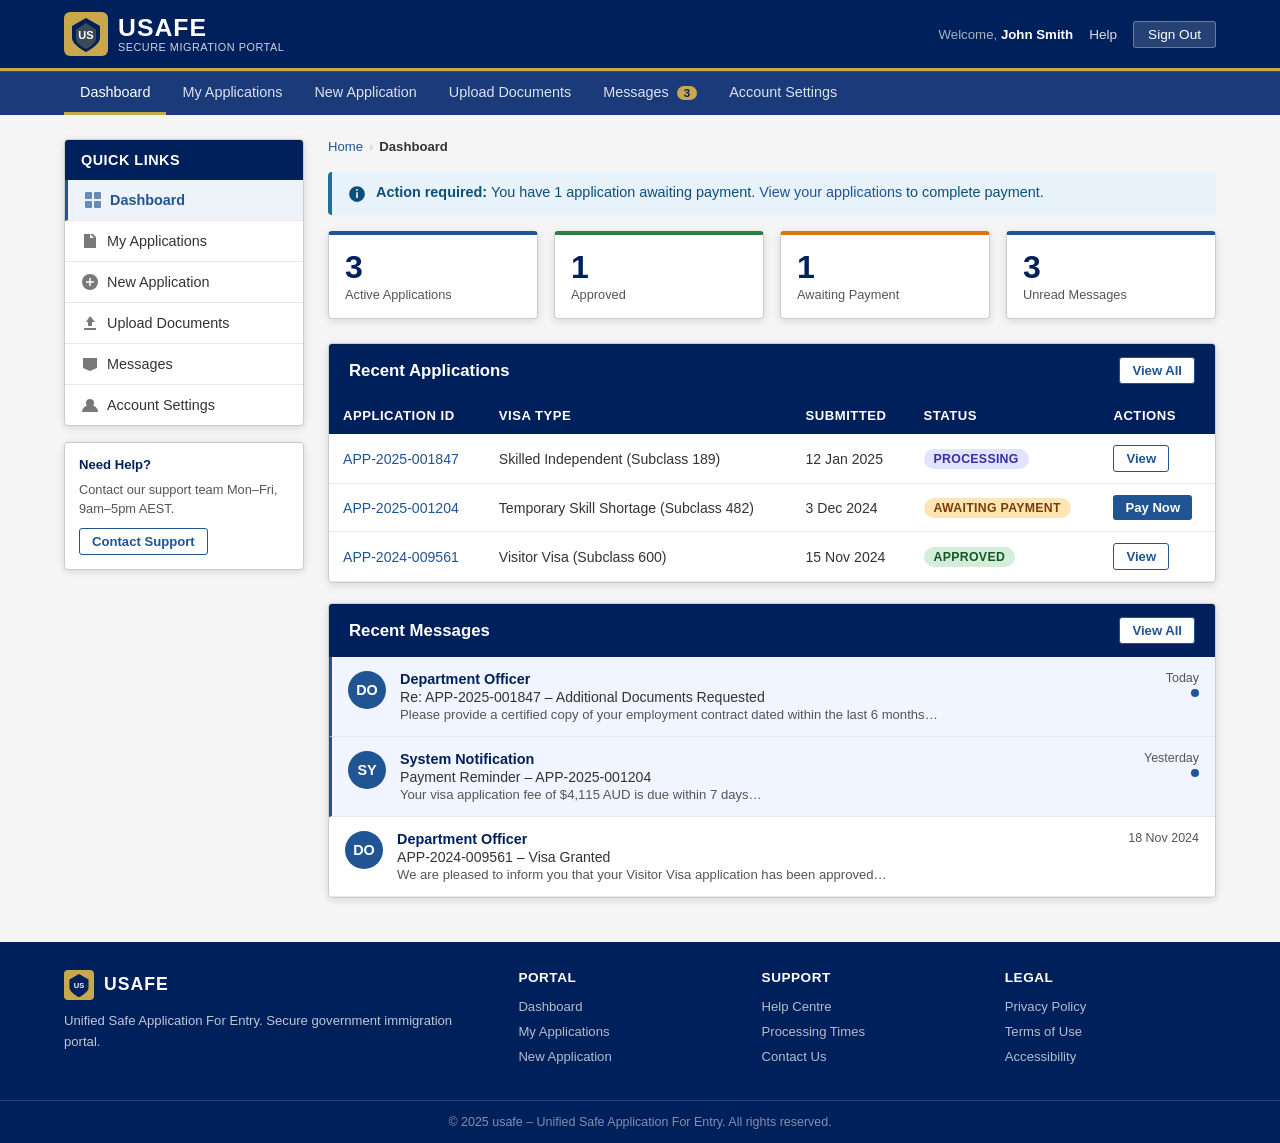
<file: dashboard.html>
<!DOCTYPE html>
<html lang="en">
<head>
  <meta charset="UTF-8">
  <meta name="viewport" content="width=device-width, initial-scale=1.0">
  <meta name="description" content="usafe – Dashboard. View and manage your applications.">
  <title>usafe – Dashboard</title>
  <link rel="stylesheet" href="styles.css">
</head>
<body>

  <a href="#main" class="skip-link">Skip to main content</a>

  <!-- ── HEADER ── -->
  <header class="site-header">
    <div class="header-top">
      <a href="index.html" class="usafe-logo">
        <svg class="usafe-logo-icon" viewBox="0 0 44 44" fill="none" xmlns="http://www.w3.org/2000/svg" aria-hidden="true">
          <rect width="44" height="44" rx="6" fill="#c8a84b"/>
          <path d="M22 6 L36 14 L36 26 C36 33 22 40 22 40 C22 40 8 33 8 26 L8 14 Z" fill="#00205b"/>
          <path d="M22 11 L32 17.5 L32 27 C32 32 22 37 22 37 C22 37 12 32 12 27 L12 17.5 Z" fill="#c8a84b" opacity="0.3"/>
          <text x="22" y="27" text-anchor="middle" fill="white" font-size="11" font-weight="bold" font-family="Arial">US</text>
        </svg>
        <span class="usafe-logo-text">
          <span class="brand-name">usafe</span>
          <span class="brand-sub">Secure Migration Portal</span>
        </span>
      </a>

      <div class="header-actions">
        <span style="color:rgba(255,255,255,0.65); font-size:0.83rem;">Welcome, <strong style="color:#fff;">John Smith</strong></span>
        <a href="#">Help</a>
        <a href="index.html" class="btn-logout">Sign Out</a>
      </div>
    </div>
  </header>

  <!-- ── NAV ── -->
  <nav class="site-nav" aria-label="Main navigation">
    <div class="nav-inner">
      <ul>
        <li><a href="dashboard.html" class="active">Dashboard</a></li>
        <li><a href="applications.html">My Applications</a></li>
        <li><a href="new-application.html">New Application</a></li>
        <li><a href="upload-documents.html">Upload Documents</a></li>
        <li><a href="messages.html">Messages <span style="background:#c8a84b;color:#00205b;border-radius:10px;padding:1px 7px;font-size:0.72rem;font-weight:700;margin-left:4px;">3</span></a></li>
        <li><a href="account-settings.html">Account Settings</a></li>
      </ul>
    </div>
  </nav>

  <!-- ── MAIN ── -->
  <div class="page-wrapper">

    <!-- Sidebar -->
    <aside class="sidebar">
      <div class="sidebar-menu">
        <h3>Quick Links</h3>
        <ul>
          <li>
            <a href="dashboard.html" class="active">
              <svg class="menu-icon" viewBox="0 0 18 18" fill="currentColor"><rect x="1" y="1" width="7" height="7" rx="1"/><rect x="10" y="1" width="7" height="7" rx="1"/><rect x="1" y="10" width="7" height="7" rx="1"/><rect x="10" y="10" width="7" height="7" rx="1"/></svg>
              Dashboard
            </a>
          </li>
          <li>
            <a href="applications.html">
              <svg class="menu-icon" viewBox="0 0 18 18" fill="currentColor"><path d="M3 2h9l3 3v11H3V2zm6 0v4h4"/></svg>
              My Applications
            </a>
          </li>
          <li>
            <a href="new-application.html">
              <svg class="menu-icon" viewBox="0 0 18 18" fill="currentColor"><circle cx="9" cy="9" r="8"/><path d="M9 5v8M5 9h8" stroke="white" stroke-width="1.5"/></svg>
              New Application
            </a>
          </li>
          <li>
            <a href="upload-documents.html">
              <svg class="menu-icon" viewBox="0 0 18 18" fill="currentColor"><path d="M3 14h12v2H3zM9 2l5 6H11v4H7V8H5z"/></svg>
              Upload Documents
            </a>
          </li>
          <li>
            <a href="messages.html">
              <svg class="menu-icon" viewBox="0 0 18 18" fill="currentColor"><path d="M2 3h14v10l-7 3-7-3V3z"/></svg>
              Messages
            </a>
          </li>
          <li>
            <a href="account-settings.html">
              <svg class="menu-icon" viewBox="0 0 18 18" fill="currentColor"><circle cx="9" cy="7" r="4"/><path d="M1 16c0-4 3.6-7 8-7s8 3 8 7"/></svg>
              Account Settings
            </a>
          </li>
        </ul>
      </div>

      <!-- Contact info box -->
      <div class="card" style="margin-top:16px;">
        <div class="card-body" style="padding:14px;">
          <p style="font-size:0.82rem; font-weight:600; color:var(--navy); margin-bottom:8px;">Need Help?</p>
          <p style="font-size:0.8rem; color:var(--dark-grey); line-height:1.5;">Contact our support team Mon–Fri, 9am–5pm AEST.</p>
          <a href="#" class="btn btn-secondary btn-sm" style="margin-top:10px;">Contact Support</a>
        </div>
      </div>
    </aside>

    <!-- Main Content -->
    <main id="main" class="main-content">

      <!-- Breadcrumb -->
      <div class="breadcrumb" aria-label="Breadcrumb">
        <a href="dashboard.html">Home</a>
        <span class="sep">›</span>
        <span class="current">Dashboard</span>
      </div>

      <!-- Welcome alert -->
      <div class="alert alert-info">
        <svg width="18" height="18" viewBox="0 0 16 16" fill="currentColor" style="flex-shrink:0;margin-top:1px;"><path d="M8 1a7 7 0 1 0 0 14A7 7 0 0 0 8 1Zm.75 10.5h-1.5v-5h1.5v5Zm0-6.5h-1.5V3.5h1.5V5Z"/></svg>
        <div>
          <strong>Action required:</strong> You have 1 application awaiting payment. <a href="applications.html">View your applications</a> to complete payment.
        </div>
      </div>

      <!-- Stats grid -->
      <div class="stats-grid">
        <div class="stat-card">
          <div class="stat-number">3</div>
          <div class="stat-label">Active Applications</div>
        </div>
        <div class="stat-card green">
          <div class="stat-number">1</div>
          <div class="stat-label">Approved</div>
        </div>
        <div class="stat-card amber">
          <div class="stat-number">1</div>
          <div class="stat-label">Awaiting Payment</div>
        </div>
        <div class="stat-card">
          <div class="stat-number">3</div>
          <div class="stat-label">Unread Messages</div>
        </div>
      </div>

      <!-- Recent applications -->
      <div class="card">
        <div class="card-header">
          <h2>Recent Applications</h2>
          <a href="applications.html" class="btn btn-secondary btn-sm">View All</a>
        </div>
        <div class="card-body" style="padding:0;">
          <table class="data-table">
            <thead>
              <tr>
                <th>Application ID</th>
                <th>Visa Type</th>
                <th>Submitted</th>
                <th>Status</th>
                <th>Actions</th>
              </tr>
            </thead>
            <tbody>
              <tr>
                <td><a href="applications.html">APP-2025-001847</a></td>
                <td>Skilled Independent (Subclass 189)</td>
                <td>12 Jan 2025</td>
                <td><span class="badge badge-processing">Processing</span></td>
                <td><a href="applications.html" class="btn btn-secondary btn-sm">View</a></td>
              </tr>
              <tr>
                <td><a href="applications.html">APP-2025-001204</a></td>
                <td>Temporary Skill Shortage (Subclass 482)</td>
                <td>3 Dec 2024</td>
                <td><span class="badge badge-action">Awaiting Payment</span></td>
                <td><a href="applications.html" class="btn btn-primary btn-sm">Pay Now</a></td>
              </tr>
              <tr>
                <td><a href="applications.html">APP-2024-009561</a></td>
                <td>Visitor Visa (Subclass 600)</td>
                <td>15 Nov 2024</td>
                <td><span class="badge badge-approved">Approved</span></td>
                <td><a href="applications.html" class="btn btn-secondary btn-sm">View</a></td>
              </tr>
            </tbody>
          </table>
        </div>
      </div>

      <!-- Recent messages -->
      <div class="card">
        <div class="card-header">
          <h2>Recent Messages</h2>
          <a href="messages.html" class="btn btn-secondary btn-sm">View All</a>
        </div>
        <div class="message-list">
          <div class="message-item unread">
            <div class="message-avatar">DO</div>
            <div class="message-content">
              <div class="msg-from">Department Officer</div>
              <div class="msg-subject">Re: APP-2025-001847 – Additional Documents Requested</div>
              <div class="msg-preview">Please provide a certified copy of your employment contract dated within the last 6 months…</div>
            </div>
            <div class="message-meta">
              <div class="msg-date">Today</div>
              <div class="unread-dot"></div>
            </div>
          </div>
          <div class="message-item unread">
            <div class="message-avatar">SY</div>
            <div class="message-content">
              <div class="msg-from">System Notification</div>
              <div class="msg-subject">Payment Reminder – APP-2025-001204</div>
              <div class="msg-preview">Your visa application fee of $4,115 AUD is due within 7 days…</div>
            </div>
            <div class="message-meta">
              <div class="msg-date">Yesterday</div>
              <div class="unread-dot"></div>
            </div>
          </div>
          <div class="message-item">
            <div class="message-avatar">DO</div>
            <div class="message-content">
              <div class="msg-from">Department Officer</div>
              <div class="msg-subject">APP-2024-009561 – Visa Granted</div>
              <div class="msg-preview">We are pleased to inform you that your Visitor Visa application has been approved…</div>
            </div>
            <div class="message-meta">
              <div class="msg-date">18 Nov 2024</div>
            </div>
          </div>
        </div>
      </div>

    </main>
  </div>

  <!-- ── FOOTER ── -->
  <footer class="site-footer">
    <div class="footer-inner">
      <div class="footer-brand">
        <a href="index.html" class="usafe-logo">
          <svg viewBox="0 0 44 44" fill="none" xmlns="http://www.w3.org/2000/svg" aria-hidden="true" style="width:30px;height:30px;">
            <rect width="44" height="44" rx="6" fill="#c8a84b"/>
            <path d="M22 6 L36 14 L36 26 C36 33 22 40 22 40 C22 40 8 33 8 26 L8 14 Z" fill="#00205b"/>
            <text x="22" y="27" text-anchor="middle" fill="white" font-size="11" font-weight="bold" font-family="Arial">US</text>
          </svg>
          <span class="usafe-logo-text"><span class="brand-name" style="font-size:1.1rem;">usafe</span></span>
        </a>
        <p>Unified Safe Application For Entry. Secure government immigration portal.</p>
      </div>
      <div class="footer-links">
        <h4>Portal</h4>
        <ul>
          <li><a href="dashboard.html">Dashboard</a></li>
          <li><a href="applications.html">My Applications</a></li>
          <li><a href="new-application.html">New Application</a></li>
        </ul>
      </div>
      <div class="footer-links">
        <h4>Support</h4>
        <ul>
          <li><a href="#">Help Centre</a></li>
          <li><a href="#">Processing Times</a></li>
          <li><a href="#">Contact Us</a></li>
        </ul>
      </div>
      <div class="footer-links">
        <h4>Legal</h4>
        <ul>
          <li><a href="#">Privacy Policy</a></li>
          <li><a href="#">Terms of Use</a></li>
          <li><a href="#">Accessibility</a></li>
        </ul>
      </div>
    </div>
    <div class="footer-bottom">
      &copy; 2025 usafe – Unified Safe Application For Entry. All rights reserved.
    </div>
  </footer>

</body>
</html>
</file>
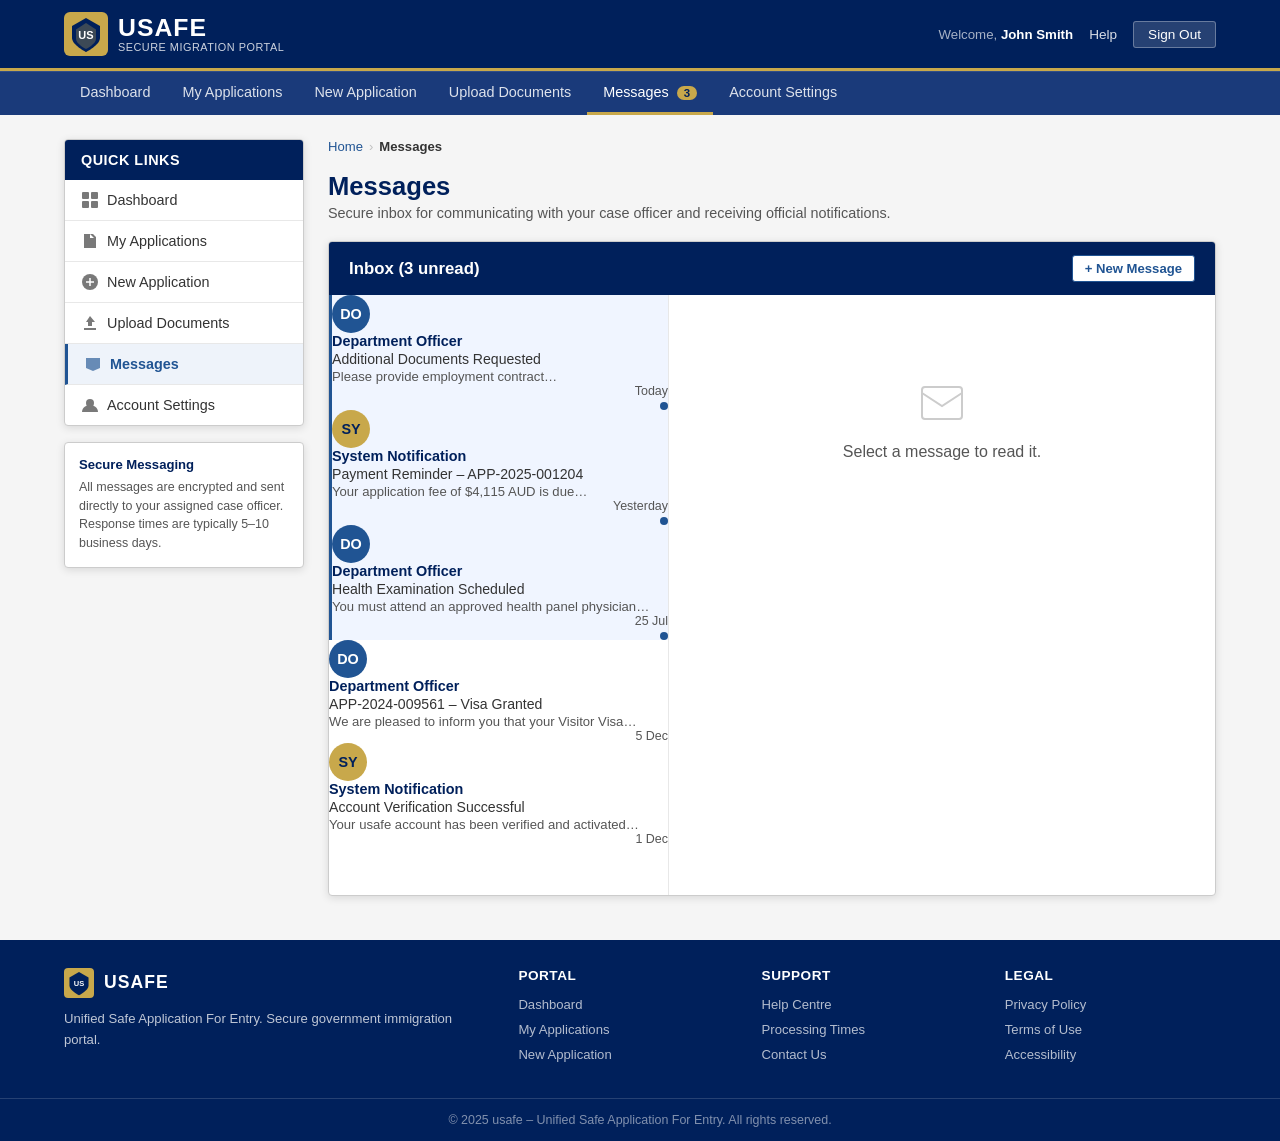
<file: messages.html>
<!DOCTYPE html>
<html lang="en">
<head>
  <meta charset="UTF-8">
  <meta name="viewport" content="width=device-width, initial-scale=1.0">
  <meta name="description" content="usafe – Messages. Secure inbox for communicating with case officers.">
  <title>usafe – Messages</title>
  <link rel="stylesheet" href="styles.css">
  <style>
    .message-view-panel {
      display: flex;
      gap: 0;
      height: 600px;
      overflow: hidden;
    }
    .inbox-list {
      width: 340px;
      flex-shrink: 0;
      border-right: 1px solid var(--light-grey);
      overflow-y: auto;
    }
    .message-view {
      flex: 1;
      padding: 24px;
      overflow-y: auto;
    }
    .msg-thread {
      padding: 14px 0;
      border-bottom: 1px solid var(--light-grey);
    }
    .msg-bubble {
      max-width: 85%;
      padding: 12px 16px;
      border-radius: 6px;
      margin-bottom: 12px;
      font-size: 0.88rem;
      line-height: 1.6;
    }
    .msg-bubble.received {
      background: #eef3fa;
      border: 1px solid #d5e3f7;
      margin-right: auto;
    }
    .msg-bubble.sent {
      background: var(--navy);
      color: var(--white);
      margin-left: auto;
    }
    .msg-bubble-meta {
      font-size: 0.75rem;
      color: var(--dark-grey);
      margin-bottom: 4px;
    }
    .msg-bubble.sent .msg-bubble-meta {
      color: rgba(255,255,255,0.65);
      text-align: right;
    }
  </style>
</head>
<body>

  <a href="#main" class="skip-link">Skip to main content</a>

  <!-- ── HEADER ── -->
  <header class="site-header">
    <div class="header-top">
      <a href="index.html" class="usafe-logo">
        <svg class="usafe-logo-icon" viewBox="0 0 44 44" fill="none" xmlns="http://www.w3.org/2000/svg" aria-hidden="true">
          <rect width="44" height="44" rx="6" fill="#c8a84b"/>
          <path d="M22 6 L36 14 L36 26 C36 33 22 40 22 40 C22 40 8 33 8 26 L8 14 Z" fill="#00205b"/>
          <path d="M22 11 L32 17.5 L32 27 C32 32 22 37 22 37 C22 37 12 32 12 27 L12 17.5 Z" fill="#c8a84b" opacity="0.3"/>
          <text x="22" y="27" text-anchor="middle" fill="white" font-size="11" font-weight="bold" font-family="Arial">US</text>
        </svg>
        <span class="usafe-logo-text">
          <span class="brand-name">usafe</span>
          <span class="brand-sub">Secure Migration Portal</span>
        </span>
      </a>
      <div class="header-actions">
        <span style="color:rgba(255,255,255,0.65); font-size:0.83rem;">Welcome, <strong style="color:#fff;">John Smith</strong></span>
        <a href="#">Help</a>
        <a href="index.html" class="btn-logout">Sign Out</a>
      </div>
    </div>
  </header>

  <!-- ── NAV ── -->
  <nav class="site-nav" aria-label="Main navigation">
    <div class="nav-inner">
      <ul>
        <li><a href="dashboard.html">Dashboard</a></li>
        <li><a href="applications.html">My Applications</a></li>
        <li><a href="new-application.html">New Application</a></li>
        <li><a href="upload-documents.html">Upload Documents</a></li>
        <li><a href="messages.html" class="active">Messages <span style="background:#c8a84b;color:#00205b;border-radius:10px;padding:1px 7px;font-size:0.72rem;font-weight:700;margin-left:4px;">3</span></a></li>
        <li><a href="account-settings.html">Account Settings</a></li>
      </ul>
    </div>
  </nav>

  <!-- ── MAIN ── -->
  <div class="page-wrapper">
    <aside class="sidebar">
      <div class="sidebar-menu">
        <h3>Quick Links</h3>
        <ul>
          <li><a href="dashboard.html">
            <svg class="menu-icon" viewBox="0 0 18 18" fill="currentColor"><rect x="1" y="1" width="7" height="7" rx="1"/><rect x="10" y="1" width="7" height="7" rx="1"/><rect x="1" y="10" width="7" height="7" rx="1"/><rect x="10" y="10" width="7" height="7" rx="1"/></svg>
            Dashboard</a></li>
          <li><a href="applications.html">
            <svg class="menu-icon" viewBox="0 0 18 18" fill="currentColor"><path d="M3 2h9l3 3v11H3V2zm6 0v4h4"/></svg>
            My Applications</a></li>
          <li><a href="new-application.html">
            <svg class="menu-icon" viewBox="0 0 18 18" fill="currentColor"><circle cx="9" cy="9" r="8"/><path d="M9 5v8M5 9h8" stroke="white" stroke-width="1.5"/></svg>
            New Application</a></li>
          <li><a href="upload-documents.html">
            <svg class="menu-icon" viewBox="0 0 18 18" fill="currentColor"><path d="M3 14h12v2H3zM9 2l5 6H11v4H7V8H5z"/></svg>
            Upload Documents</a></li>
          <li><a href="messages.html" class="active">
            <svg class="menu-icon" viewBox="0 0 18 18" fill="currentColor"><path d="M2 3h14v10l-7 3-7-3V3z"/></svg>
            Messages</a></li>
          <li><a href="account-settings.html">
            <svg class="menu-icon" viewBox="0 0 18 18" fill="currentColor"><circle cx="9" cy="7" r="4"/><path d="M1 16c0-4 3.6-7 8-7s8 3 8 7"/></svg>
            Account Settings</a></li>
        </ul>
      </div>

      <div class="card" style="margin-top:16px;">
        <div class="card-body" style="padding:14px;">
          <p style="font-size:0.82rem; font-weight:600; color:var(--navy); margin-bottom:6px;">Secure Messaging</p>
          <p style="font-size:0.78rem; color:var(--dark-grey); line-height:1.5;">All messages are encrypted and sent directly to your assigned case officer. Response times are typically 5–10 business days.</p>
        </div>
      </div>
    </aside>

    <main id="main" class="main-content">

      <div class="breadcrumb">
        <a href="dashboard.html">Home</a>
        <span class="sep">›</span>
        <span class="current">Messages</span>
      </div>

      <div class="page-title">
        <h1>Messages</h1>
        <p>Secure inbox for communicating with your case officer and receiving official notifications.</p>
      </div>

      <div class="card">
        <div class="card-header">
          <h2>Inbox (3 unread)</h2>
          <button class="btn btn-secondary btn-sm" onclick="toggleCompose()">+ New Message</button>
        </div>

        <!-- Compose panel (hidden by default) -->
        <div id="compose-panel" style="display:none; border-bottom:1px solid var(--border); padding:20px; background:#f9f9f9;">
          <h3 style="font-size:0.95rem; margin-bottom:14px; color:var(--navy);">New Message</h3>
          <div class="form-group">
            <label for="compose-app">Regarding Application <span class="required">*</span></label>
            <select id="compose-app" class="form-control" style="max-width:400px;">
              <option>APP-2025-001847 – Skilled Independent (Subclass 189)</option>
              <option>APP-2025-001204 – Temp Skill Shortage (Subclass 482)</option>
            </select>
          </div>
          <div class="form-group">
            <label for="compose-subject">Subject <span class="required">*</span></label>
            <input type="text" id="compose-subject" class="form-control" style="max-width:400px;" placeholder="Enter subject">
          </div>
          <div class="form-group">
            <label for="compose-body">Message <span class="required">*</span></label>
            <textarea id="compose-body" class="form-control" rows="5" placeholder="Type your message here…" style="resize:vertical;"></textarea>
          </div>
          <div style="display:flex; gap:10px;">
            <button class="btn btn-navy" type="button">Send Message</button>
            <button class="btn btn-secondary" type="button" onclick="toggleCompose()">Cancel</button>
          </div>
        </div>

        <!-- Message list + view panel -->
        <div class="message-view-panel">

          <!-- Inbox list -->
          <div class="inbox-list">
            <div class="message-item unread" onclick="showMessage(1)" style="cursor:pointer;">
              <div class="message-avatar">DO</div>
              <div class="message-content">
                <div class="msg-from">Department Officer</div>
                <div class="msg-subject">Additional Documents Requested</div>
                <div class="msg-preview">Please provide employment contract…</div>
              </div>
              <div class="message-meta">
                <div class="msg-date">Today</div>
                <div class="unread-dot"></div>
              </div>
            </div>

            <div class="message-item unread" onclick="showMessage(2)" style="cursor:pointer;">
              <div class="message-avatar" style="background:#c8a84b; color:#00205b;">SY</div>
              <div class="message-content">
                <div class="msg-from">System Notification</div>
                <div class="msg-subject">Payment Reminder – APP-2025-001204</div>
                <div class="msg-preview">Your application fee of $4,115 AUD is due…</div>
              </div>
              <div class="message-meta">
                <div class="msg-date">Yesterday</div>
                <div class="unread-dot"></div>
              </div>
            </div>

            <div class="message-item unread" onclick="showMessage(3)" style="cursor:pointer;">
              <div class="message-avatar">DO</div>
              <div class="message-content">
                <div class="msg-from">Department Officer</div>
                <div class="msg-subject">Health Examination Scheduled</div>
                <div class="msg-preview">You must attend an approved health panel physician…</div>
              </div>
              <div class="message-meta">
                <div class="msg-date">25 Jul</div>
                <div class="unread-dot"></div>
              </div>
            </div>

            <div class="message-item" onclick="showMessage(4)" style="cursor:pointer;">
              <div class="message-avatar">DO</div>
              <div class="message-content">
                <div class="msg-from">Department Officer</div>
                <div class="msg-subject">APP-2024-009561 – Visa Granted</div>
                <div class="msg-preview">We are pleased to inform you that your Visitor Visa…</div>
              </div>
              <div class="message-meta">
                <div class="msg-date">5 Dec</div>
              </div>
            </div>

            <div class="message-item" onclick="showMessage(5)" style="cursor:pointer;">
              <div class="message-avatar" style="background:#c8a84b; color:#00205b;">SY</div>
              <div class="message-content">
                <div class="msg-from">System Notification</div>
                <div class="msg-subject">Account Verification Successful</div>
                <div class="msg-preview">Your usafe account has been verified and activated…</div>
              </div>
              <div class="message-meta">
                <div class="msg-date">1 Dec</div>
              </div>
            </div>
          </div>

          <!-- Message detail view -->
          <div class="message-view" id="message-view">
            <div id="msg-placeholder" style="text-align:center; padding:60px 20px; color:var(--dark-grey);">
              <svg width="48" height="48" viewBox="0 0 48 48" fill="none" stroke="#ccc" stroke-width="2" style="display:block; margin:0 auto 16px;">
                <rect x="4" y="8" width="40" height="32" rx="3"/>
                <path d="M4 14 L24 27 L44 14"/>
              </svg>
              <p>Select a message to read it.</p>
            </div>

            <div id="msg-1" style="display:none;">
              <div style="border-bottom:1px solid var(--light-grey); padding-bottom:14px; margin-bottom:20px;">
                <h3 style="font-size:1.05rem; color:var(--navy);">Re: APP-2025-001847 – Additional Documents Requested</h3>
                <p style="font-size:0.82rem; color:var(--dark-grey); margin-top:4px;">From: <strong>Case Officer (CO-4451)</strong> | To: John Smith | Date: 29 Jul 2025</p>
              </div>
              <div class="msg-thread">
                <div class="msg-bubble received">
                  <div class="msg-bubble-meta">Case Officer (CO-4451) – 29 Jul 2025, 10:14 AM</div>
                  Dear Mr Smith,<br><br>
                  Thank you for submitting your Skilled Independent Visa application (APP-2025-001847).<br><br>
                  Upon reviewing your application, we require the following additional document:<br><br>
                  <strong>Employment Contract</strong> – Please provide a certified and signed copy of your current employment contract dated within the last 6 months.<br><br>
                  Please upload this document via the <a href="upload-documents.html">Upload Documents</a> section of your account within <strong>14 days</strong>. Failure to provide the requested documents may result in delays or refusal of your application.<br><br>
                  If you have any questions, please reply to this message.<br><br>
                  Regards,<br>
                  Case Officer CO-4451<br>
                  usafe – Department of Entry Management
                </div>
              </div>
              <div style="margin-top:20px; border-top:1px solid var(--light-grey); padding-top:16px;">
                <h4 style="font-size:0.88rem; margin-bottom:10px; color:var(--navy);">Reply</h4>
                <textarea class="form-control" rows="4" placeholder="Write your reply here…" style="margin-bottom:10px; resize:vertical;"></textarea>
                <button class="btn btn-navy btn-sm">Send Reply</button>
              </div>
            </div>

            <div id="msg-2" style="display:none;">
              <div style="border-bottom:1px solid var(--light-grey); padding-bottom:14px; margin-bottom:20px;">
                <h3 style="font-size:1.05rem; color:var(--navy);">Payment Reminder – APP-2025-001204</h3>
                <p style="font-size:0.82rem; color:var(--dark-grey); margin-top:4px;">From: <strong>usafe System</strong> | To: John Smith | Date: 28 Jul 2025</p>
              </div>
              <div class="msg-thread">
                <div class="msg-bubble received">
                  <div class="msg-bubble-meta">usafe System – 28 Jul 2025, 08:00 AM</div>
                  Dear John Smith,<br><br>
                  This is a reminder that your visa application fee for <strong>APP-2025-001204</strong> (Temporary Skill Shortage Visa, Subclass 482) is outstanding.<br><br>
                  <strong>Amount due:</strong> $4,115.00 AUD<br>
                  <strong>Due date:</strong> 4 August 2025<br><br>
                  Please <a href="applications.html">log in and make payment</a> before the due date to avoid your application being automatically withdrawn.<br><br>
                  This is an automated notification. Please do not reply to this message.
                </div>
              </div>
            </div>

          </div>
        </div>
      </div>

    </main>
  </div>

  <!-- ── FOOTER ── -->
  <footer class="site-footer">
    <div class="footer-inner">
      <div class="footer-brand">
        <a href="index.html" class="usafe-logo">
          <svg viewBox="0 0 44 44" fill="none" xmlns="http://www.w3.org/2000/svg" aria-hidden="true" style="width:30px;height:30px;">
            <rect width="44" height="44" rx="6" fill="#c8a84b"/>
            <path d="M22 6 L36 14 L36 26 C36 33 22 40 22 40 C22 40 8 33 8 26 L8 14 Z" fill="#00205b"/>
            <text x="22" y="27" text-anchor="middle" fill="white" font-size="11" font-weight="bold" font-family="Arial">US</text>
          </svg>
          <span class="usafe-logo-text"><span class="brand-name" style="font-size:1.1rem;">usafe</span></span>
        </a>
        <p>Unified Safe Application For Entry. Secure government immigration portal.</p>
      </div>
      <div class="footer-links">
        <h4>Portal</h4>
        <ul>
          <li><a href="dashboard.html">Dashboard</a></li>
          <li><a href="applications.html">My Applications</a></li>
          <li><a href="new-application.html">New Application</a></li>
        </ul>
      </div>
      <div class="footer-links">
        <h4>Support</h4>
        <ul>
          <li><a href="#">Help Centre</a></li>
          <li><a href="#">Processing Times</a></li>
          <li><a href="#">Contact Us</a></li>
        </ul>
      </div>
      <div class="footer-links">
        <h4>Legal</h4>
        <ul>
          <li><a href="#">Privacy Policy</a></li>
          <li><a href="#">Terms of Use</a></li>
          <li><a href="#">Accessibility</a></li>
        </ul>
      </div>
    </div>
    <div class="footer-bottom">
      &copy; 2025 usafe – Unified Safe Application For Entry. All rights reserved.
    </div>
  </footer>

  <script>
    function toggleCompose() {
      const panel = document.getElementById('compose-panel');
      panel.style.display = panel.style.display === 'none' ? 'block' : 'none';
    }

    function showMessage(id) {
      // hide all message views and placeholder
      document.getElementById('msg-placeholder').style.display = 'none';
      [1,2,3,4,5].forEach(i => {
        const el = document.getElementById('msg-' + i);
        if (el) el.style.display = 'none';
      });
      // mark clicked item as read
      document.querySelectorAll('.message-item').forEach((item, idx) => {
        if (idx === id - 1) {
          item.classList.remove('unread');
          const dot = item.querySelector('.unread-dot');
          if (dot) dot.remove();
        }
      });
      // show selected message
      const target = document.getElementById('msg-' + id);
      if (target) {
        target.style.display = 'block';
      } else {
        document.getElementById('msg-placeholder').style.display = 'block';
      }
    }
  </script>

</body>
</html>
</file>
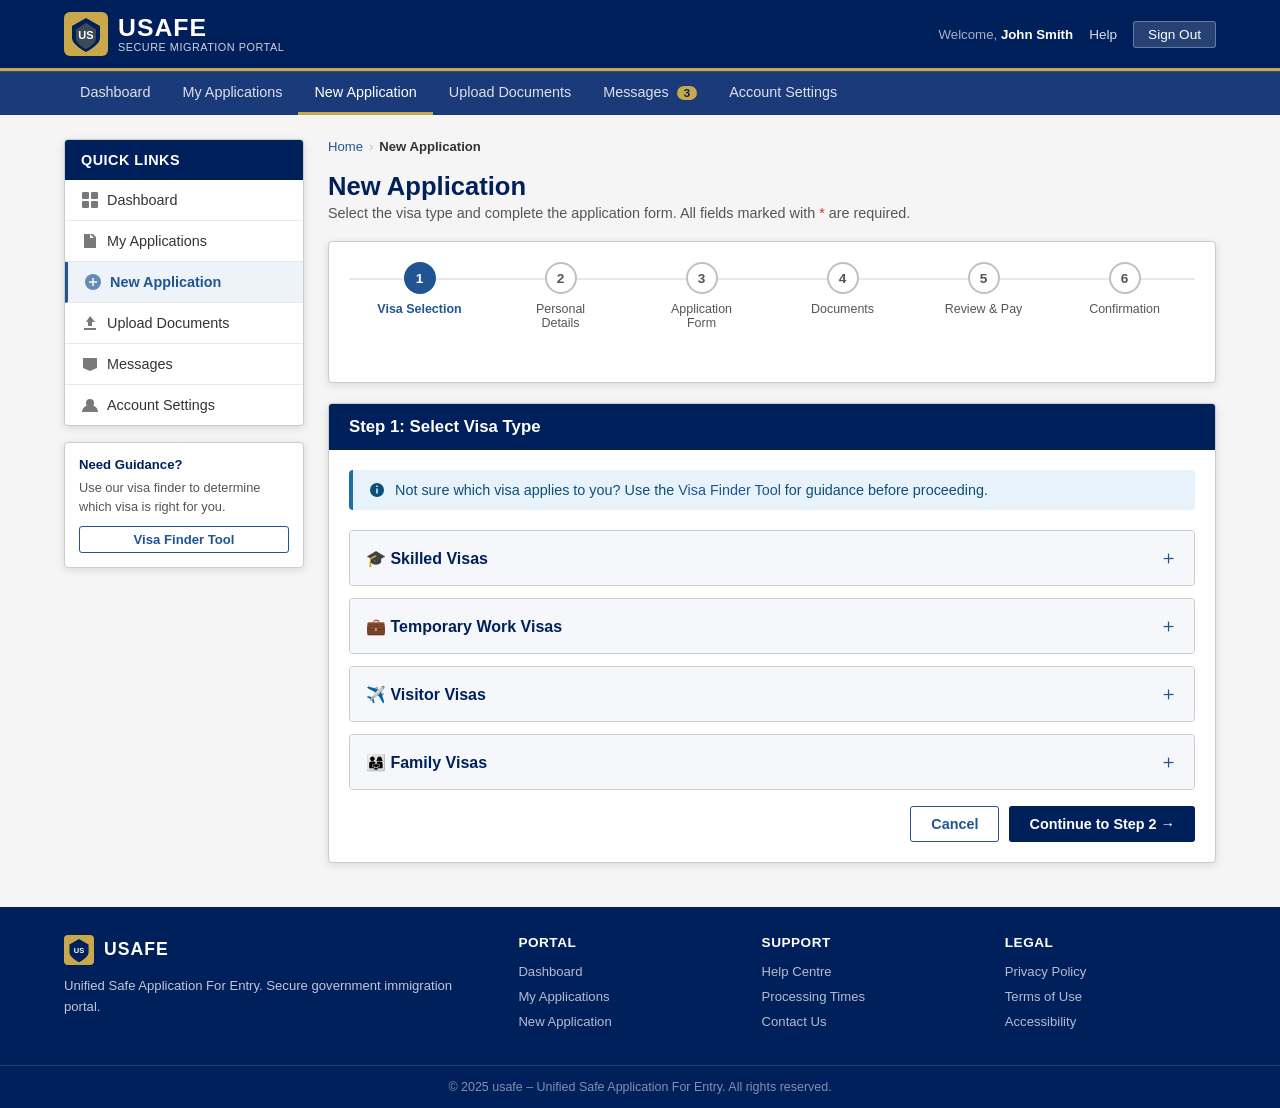
<file: new-application.html>
<!DOCTYPE html>
<html lang="en">
<head>
  <meta charset="UTF-8">
  <meta name="viewport" content="width=device-width, initial-scale=1.0">
  <meta name="description" content="usafe – New Application. Start a new visa or immigration application.">
  <title>usafe – New Application</title>
  <link rel="stylesheet" href="styles.css">
</head>
<body>

  <a href="#main" class="skip-link">Skip to main content</a>

  <!-- ── HEADER ── -->
  <header class="site-header">
    <div class="header-top">
      <a href="index.html" class="usafe-logo">
        <svg class="usafe-logo-icon" viewBox="0 0 44 44" fill="none" xmlns="http://www.w3.org/2000/svg" aria-hidden="true">
          <rect width="44" height="44" rx="6" fill="#c8a84b"/>
          <path d="M22 6 L36 14 L36 26 C36 33 22 40 22 40 C22 40 8 33 8 26 L8 14 Z" fill="#00205b"/>
          <path d="M22 11 L32 17.5 L32 27 C32 32 22 37 22 37 C22 37 12 32 12 27 L12 17.5 Z" fill="#c8a84b" opacity="0.3"/>
          <text x="22" y="27" text-anchor="middle" fill="white" font-size="11" font-weight="bold" font-family="Arial">US</text>
        </svg>
        <span class="usafe-logo-text">
          <span class="brand-name">usafe</span>
          <span class="brand-sub">Secure Migration Portal</span>
        </span>
      </a>
      <div class="header-actions">
        <span style="color:rgba(255,255,255,0.65); font-size:0.83rem;">Welcome, <strong style="color:#fff;">John Smith</strong></span>
        <a href="#">Help</a>
        <a href="index.html" class="btn-logout">Sign Out</a>
      </div>
    </div>
  </header>

  <!-- ── NAV ── -->
  <nav class="site-nav" aria-label="Main navigation">
    <div class="nav-inner">
      <ul>
        <li><a href="dashboard.html">Dashboard</a></li>
        <li><a href="applications.html">My Applications</a></li>
        <li><a href="new-application.html" class="active">New Application</a></li>
        <li><a href="upload-documents.html">Upload Documents</a></li>
        <li><a href="messages.html">Messages <span style="background:#c8a84b;color:#00205b;border-radius:10px;padding:1px 7px;font-size:0.72rem;font-weight:700;margin-left:4px;">3</span></a></li>
        <li><a href="account-settings.html">Account Settings</a></li>
      </ul>
    </div>
  </nav>

  <!-- ── MAIN ── -->
  <div class="page-wrapper">
    <aside class="sidebar">
      <div class="sidebar-menu">
        <h3>Quick Links</h3>
        <ul>
          <li><a href="dashboard.html">
            <svg class="menu-icon" viewBox="0 0 18 18" fill="currentColor"><rect x="1" y="1" width="7" height="7" rx="1"/><rect x="10" y="1" width="7" height="7" rx="1"/><rect x="1" y="10" width="7" height="7" rx="1"/><rect x="10" y="10" width="7" height="7" rx="1"/></svg>
            Dashboard</a></li>
          <li><a href="applications.html">
            <svg class="menu-icon" viewBox="0 0 18 18" fill="currentColor"><path d="M3 2h9l3 3v11H3V2zm6 0v4h4"/></svg>
            My Applications</a></li>
          <li><a href="new-application.html" class="active">
            <svg class="menu-icon" viewBox="0 0 18 18" fill="currentColor"><circle cx="9" cy="9" r="8"/><path d="M9 5v8M5 9h8" stroke="white" stroke-width="1.5"/></svg>
            New Application</a></li>
          <li><a href="upload-documents.html">
            <svg class="menu-icon" viewBox="0 0 18 18" fill="currentColor"><path d="M3 14h12v2H3zM9 2l5 6H11v4H7V8H5z"/></svg>
            Upload Documents</a></li>
          <li><a href="messages.html">
            <svg class="menu-icon" viewBox="0 0 18 18" fill="currentColor"><path d="M2 3h14v10l-7 3-7-3V3z"/></svg>
            Messages</a></li>
          <li><a href="account-settings.html">
            <svg class="menu-icon" viewBox="0 0 18 18" fill="currentColor"><circle cx="9" cy="7" r="4"/><path d="M1 16c0-4 3.6-7 8-7s8 3 8 7"/></svg>
            Account Settings</a></li>
        </ul>
      </div>

      <div class="card" style="margin-top:16px;">
        <div class="card-body" style="padding:14px;">
          <p style="font-size:0.82rem; font-weight:600; color:var(--navy); margin-bottom:6px;">Need Guidance?</p>
          <p style="font-size:0.8rem; color:var(--dark-grey); line-height:1.5; margin-bottom:10px;">Use our visa finder to determine which visa is right for you.</p>
          <a href="#" class="btn btn-secondary btn-sm btn-block">Visa Finder Tool</a>
        </div>
      </div>
    </aside>

    <main id="main" class="main-content">

      <div class="breadcrumb">
        <a href="dashboard.html">Home</a>
        <span class="sep">›</span>
        <span class="current">New Application</span>
      </div>

      <div class="page-title">
        <h1>New Application</h1>
        <p>Select the visa type and complete the application form. All fields marked with <span style="color:var(--error);">*</span> are required.</p>
      </div>

      <!-- Progress steps -->
      <div class="card">
        <div class="card-body">
          <div class="progress-steps">
            <div class="step active">
              <div class="step-number">1</div>
              <div class="step-label">Visa Selection</div>
            </div>
            <div class="step">
              <div class="step-number">2</div>
              <div class="step-label">Personal Details</div>
            </div>
            <div class="step">
              <div class="step-number">3</div>
              <div class="step-label">Application Form</div>
            </div>
            <div class="step">
              <div class="step-number">4</div>
              <div class="step-label">Documents</div>
            </div>
            <div class="step">
              <div class="step-number">5</div>
              <div class="step-label">Review &amp; Pay</div>
            </div>
            <div class="step">
              <div class="step-number">6</div>
              <div class="step-label">Confirmation</div>
            </div>
          </div>
        </div>
      </div>

      <!-- Step 1: Visa Selection -->
      <div class="card">
        <div class="card-header">
          <h2>Step 1: Select Visa Type</h2>
        </div>
        <div class="card-body">

          <div class="alert alert-info" style="margin-bottom:20px;">
            <svg width="16" height="16" viewBox="0 0 16 16" fill="currentColor" style="flex-shrink:0;"><path d="M8 1a7 7 0 1 0 0 14A7 7 0 0 0 8 1Zm.75 10.5h-1.5v-5h1.5v5Zm0-6.5h-1.5V3.5h1.5V5Z"/></svg>
            <span>Not sure which visa applies to you? Use the <a href="#">Visa Finder Tool</a> for guidance before proceeding.</span>
          </div>

          <!-- Visa Category Accordion -->
          <div id="visa-categories">

            <!-- Skilled -->
            <div class="visa-category" style="border:1px solid var(--border); border-radius:4px; margin-bottom:12px; overflow:hidden;">
              <div class="visa-cat-header" onclick="toggleCategory(this)" style="background:#f5f7fa; padding:14px 16px; display:flex; justify-content:space-between; align-items:center; cursor:pointer;">
                <span style="font-weight:600; color:var(--navy);">🎓 Skilled Visas</span>
                <span class="toggle-icon" style="color:var(--blue); font-size:1.2rem;">＋</span>
              </div>
              <div class="visa-cat-body" style="display:none; padding:16px;">
                <div style="display:grid; grid-template-columns:1fr 1fr; gap:10px;">
                  <label class="visa-option" style="border:1px solid var(--border); border-radius:4px; padding:12px; cursor:pointer; display:flex; gap:10px; align-items:flex-start;">
                    <input type="radio" name="visa_type" value="189" style="margin-top:2px;">
                    <div>
                      <strong>Subclass 189</strong> – Skilled Independent<br>
                      <small style="color:var(--dark-grey);">For skilled workers not sponsored by an employer or family member.</small>
                    </div>
                  </label>
                  <label class="visa-option" style="border:1px solid var(--border); border-radius:4px; padding:12px; cursor:pointer; display:flex; gap:10px; align-items:flex-start;">
                    <input type="radio" name="visa_type" value="190" style="margin-top:2px;">
                    <div>
                      <strong>Subclass 190</strong> – Skilled Nominated<br>
                      <small style="color:var(--dark-grey);">For skilled workers nominated by a state or territory government.</small>
                    </div>
                  </label>
                  <label class="visa-option" style="border:1px solid var(--border); border-radius:4px; padding:12px; cursor:pointer; display:flex; gap:10px; align-items:flex-start;">
                    <input type="radio" name="visa_type" value="491" style="margin-top:2px;">
                    <div>
                      <strong>Subclass 491</strong> – Skilled Work (Regional)<br>
                      <small style="color:var(--dark-grey);">For skilled workers to live and work in regional areas.</small>
                    </div>
                  </label>
                </div>
              </div>
            </div>

            <!-- Temporary Work -->
            <div class="visa-category" style="border:1px solid var(--border); border-radius:4px; margin-bottom:12px; overflow:hidden;">
              <div class="visa-cat-header" onclick="toggleCategory(this)" style="background:#f5f7fa; padding:14px 16px; display:flex; justify-content:space-between; align-items:center; cursor:pointer;">
                <span style="font-weight:600; color:var(--navy);">💼 Temporary Work Visas</span>
                <span class="toggle-icon" style="color:var(--blue); font-size:1.2rem;">＋</span>
              </div>
              <div class="visa-cat-body" style="display:none; padding:16px;">
                <div style="display:grid; grid-template-columns:1fr 1fr; gap:10px;">
                  <label class="visa-option" style="border:1px solid var(--border); border-radius:4px; padding:12px; cursor:pointer; display:flex; gap:10px; align-items:flex-start;">
                    <input type="radio" name="visa_type" value="482" style="margin-top:2px;">
                    <div>
                      <strong>Subclass 482</strong> – Temporary Skill Shortage<br>
                      <small style="color:var(--dark-grey);">For sponsored skilled workers.</small>
                    </div>
                  </label>
                  <label class="visa-option" style="border:1px solid var(--border); border-radius:4px; padding:12px; cursor:pointer; display:flex; gap:10px; align-items:flex-start;">
                    <input type="radio" name="visa_type" value="400" style="margin-top:2px;">
                    <div>
                      <strong>Subclass 400</strong> – Temporary Work (Short Stay Specialist)<br>
                      <small style="color:var(--dark-grey);">For highly specialised short-term work.</small>
                    </div>
                  </label>
                </div>
              </div>
            </div>

            <!-- Visitor -->
            <div class="visa-category" style="border:1px solid var(--border); border-radius:4px; margin-bottom:12px; overflow:hidden;">
              <div class="visa-cat-header" onclick="toggleCategory(this)" style="background:#f5f7fa; padding:14px 16px; display:flex; justify-content:space-between; align-items:center; cursor:pointer;">
                <span style="font-weight:600; color:var(--navy);">✈️ Visitor Visas</span>
                <span class="toggle-icon" style="color:var(--blue); font-size:1.2rem;">＋</span>
              </div>
              <div class="visa-cat-body" style="display:none; padding:16px;">
                <div style="display:grid; grid-template-columns:1fr 1fr; gap:10px;">
                  <label class="visa-option" style="border:1px solid var(--border); border-radius:4px; padding:12px; cursor:pointer; display:flex; gap:10px; align-items:flex-start;">
                    <input type="radio" name="visa_type" value="600" style="margin-top:2px;">
                    <div>
                      <strong>Subclass 600</strong> – Visitor Visa<br>
                      <small style="color:var(--dark-grey);">For tourism, visiting family or short business trips.</small>
                    </div>
                  </label>
                  <label class="visa-option" style="border:1px solid var(--border); border-radius:4px; padding:12px; cursor:pointer; display:flex; gap:10px; align-items:flex-start;">
                    <input type="radio" name="visa_type" value="651" style="margin-top:2px;">
                    <div>
                      <strong>eVisitor (Subclass 651)</strong><br>
                      <small style="color:var(--dark-grey);">Free online visa for eligible countries, tourism &amp; business.</small>
                    </div>
                  </label>
                </div>
              </div>
            </div>

            <!-- Family -->
            <div class="visa-category" style="border:1px solid var(--border); border-radius:4px; margin-bottom:12px; overflow:hidden;">
              <div class="visa-cat-header" onclick="toggleCategory(this)" style="background:#f5f7fa; padding:14px 16px; display:flex; justify-content:space-between; align-items:center; cursor:pointer;">
                <span style="font-weight:600; color:var(--navy);">👨‍👩‍👧 Family Visas</span>
                <span class="toggle-icon" style="color:var(--blue); font-size:1.2rem;">＋</span>
              </div>
              <div class="visa-cat-body" style="display:none; padding:16px;">
                <div style="display:grid; grid-template-columns:1fr 1fr; gap:10px;">
                  <label class="visa-option" style="border:1px solid var(--border); border-radius:4px; padding:12px; cursor:pointer; display:flex; gap:10px; align-items:flex-start;">
                    <input type="radio" name="visa_type" value="820" style="margin-top:2px;">
                    <div>
                      <strong>Subclass 820/801</strong> – Partner Visa<br>
                      <small style="color:var(--dark-grey);">For partners of Australian citizens or permanent residents.</small>
                    </div>
                  </label>
                  <label class="visa-option" style="border:1px solid var(--border); border-radius:4px; padding:12px; cursor:pointer; display:flex; gap:10px; align-items:flex-start;">
                    <input type="radio" name="visa_type" value="143" style="margin-top:2px;">
                    <div>
                      <strong>Subclass 143</strong> – Contributory Parent Visa<br>
                      <small style="color:var(--dark-grey);">For parents of Australian permanent residents or citizens.</small>
                    </div>
                  </label>
                </div>
              </div>
            </div>

          </div>

          <div style="display:flex; justify-content:flex-end; margin-top:16px; gap:10px;">
            <a href="dashboard.html" class="btn btn-secondary">Cancel</a>
            <button type="button" class="btn btn-navy" onclick="nextStep()">Continue to Step 2 →</button>
          </div>
        </div>
      </div>

    </main>
  </div>

  <!-- ── FOOTER ── -->
  <footer class="site-footer">
    <div class="footer-inner">
      <div class="footer-brand">
        <a href="index.html" class="usafe-logo">
          <svg viewBox="0 0 44 44" fill="none" xmlns="http://www.w3.org/2000/svg" aria-hidden="true" style="width:30px;height:30px;">
            <rect width="44" height="44" rx="6" fill="#c8a84b"/>
            <path d="M22 6 L36 14 L36 26 C36 33 22 40 22 40 C22 40 8 33 8 26 L8 14 Z" fill="#00205b"/>
            <text x="22" y="27" text-anchor="middle" fill="white" font-size="11" font-weight="bold" font-family="Arial">US</text>
          </svg>
          <span class="usafe-logo-text"><span class="brand-name" style="font-size:1.1rem;">usafe</span></span>
        </a>
        <p>Unified Safe Application For Entry. Secure government immigration portal.</p>
      </div>
      <div class="footer-links">
        <h4>Portal</h4>
        <ul>
          <li><a href="dashboard.html">Dashboard</a></li>
          <li><a href="applications.html">My Applications</a></li>
          <li><a href="new-application.html">New Application</a></li>
        </ul>
      </div>
      <div class="footer-links">
        <h4>Support</h4>
        <ul>
          <li><a href="#">Help Centre</a></li>
          <li><a href="#">Processing Times</a></li>
          <li><a href="#">Contact Us</a></li>
        </ul>
      </div>
      <div class="footer-links">
        <h4>Legal</h4>
        <ul>
          <li><a href="#">Privacy Policy</a></li>
          <li><a href="#">Terms of Use</a></li>
          <li><a href="#">Accessibility</a></li>
        </ul>
      </div>
    </div>
    <div class="footer-bottom">
      &copy; 2025 usafe – Unified Safe Application For Entry. All rights reserved.
    </div>
  </footer>

  <script>
    function toggleCategory(header) {
      const body = header.nextElementSibling;
      const icon = header.querySelector('.toggle-icon');
      const isOpen = body.style.display !== 'none';
      body.style.display = isOpen ? 'none' : 'block';
      icon.textContent = isOpen ? '＋' : '－';
    }

    function nextStep() {
      const selected = document.querySelector('input[name="visa_type"]:checked');
      if (!selected) {
        alert('Please select a visa type to continue.');
        return;
      }
      window.location.href = 'applications.html';
    }
  </script>

</body>
</html>
</file>
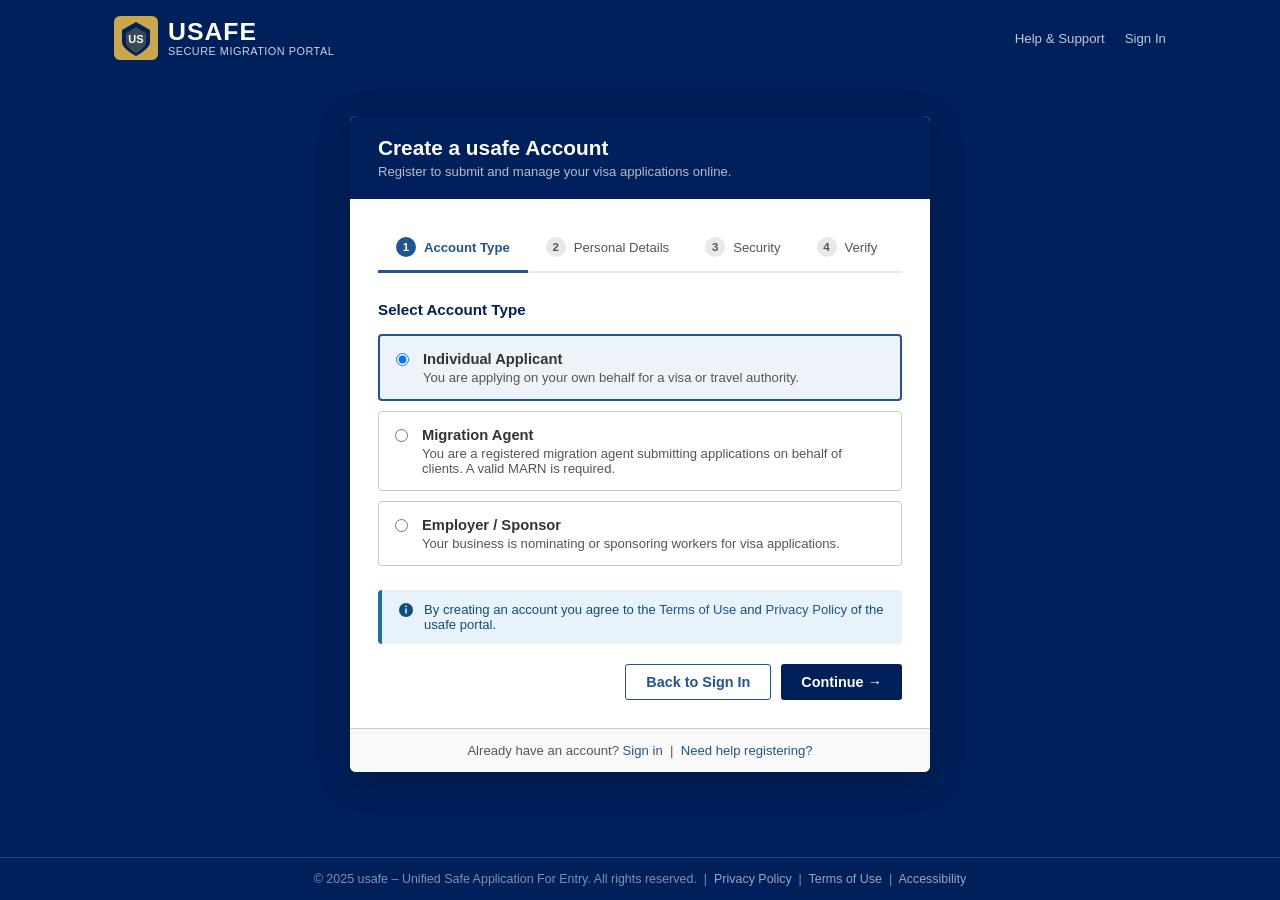
<file: register.html>
<!DOCTYPE html>
<html lang="en">
<head>
  <meta charset="UTF-8">
  <meta name="viewport" content="width=device-width, initial-scale=1.0">
  <meta name="description" content="usafe – Create an Account. Register for the usafe immigration portal.">
  <title>usafe – Create Account</title>
  <link rel="stylesheet" href="styles.css">
  <style>
    body { background: var(--navy); }

    .register-page-header {
      background: transparent;
      border-bottom: none;
    }

    .register-page-header .header-top {
      padding: 16px 24px;
      max-width: 1100px;
    }

    .register-hero {
      padding: 40px 24px;
      display: flex;
      justify-content: center;
      align-items: flex-start;
      min-height: calc(100vh - 130px);
    }

    .register-box {
      background: var(--white);
      border-radius: 6px;
      box-shadow: 0 8px 32px rgba(0,0,0,0.25);
      width: 100%;
      max-width: 580px;
      overflow: hidden;
    }

    .register-box-header {
      background: var(--navy);
      color: var(--white);
      padding: 20px 28px;
    }

    .register-box-header h1 {
      font-size: 1.3rem;
      font-weight: 700;
      margin-bottom: 4px;
    }

    .register-box-header p {
      font-size: 0.82rem;
      color: rgba(255,255,255,0.7);
    }

    .register-box-body {
      padding: 28px;
    }

    .register-steps {
      display: flex;
      gap: 0;
      margin-bottom: 28px;
      border-bottom: 2px solid var(--light-grey);
    }

    .register-step {
      display: flex;
      align-items: center;
      gap: 8px;
      padding: 10px 18px 13px;
      font-size: 0.82rem;
      color: var(--dark-grey);
      border-bottom: 3px solid transparent;
      margin-bottom: -2px;
    }

    .register-step.active {
      color: var(--blue);
      border-bottom-color: var(--blue);
      font-weight: 600;
    }

    .register-step .step-num {
      width: 20px;
      height: 20px;
      border-radius: 50%;
      background: var(--light-grey);
      display: flex;
      align-items: center;
      justify-content: center;
      font-size: 0.72rem;
      font-weight: 700;
      color: var(--dark-grey);
    }

    .register-step.active .step-num {
      background: var(--blue);
      color: var(--white);
    }

    .register-box-footer {
      background: #f9f9f9;
      border-top: 1px solid var(--border);
      padding: 14px 28px;
      text-align: center;
      font-size: 0.82rem;
      color: var(--dark-grey);
    }
  </style>
</head>
<body>

  <a href="#main" class="skip-link">Skip to main content</a>

  <!-- ── HEADER ── -->
  <header class="register-page-header site-header" style="background:transparent; border:none;">
    <div class="header-top" style="max-width:1100px;">
      <a href="index.html" class="usafe-logo">
        <svg class="usafe-logo-icon" viewBox="0 0 44 44" fill="none" xmlns="http://www.w3.org/2000/svg" aria-hidden="true">
          <rect width="44" height="44" rx="6" fill="#c8a84b"/>
          <path d="M22 6 L36 14 L36 26 C36 33 22 40 22 40 C22 40 8 33 8 26 L8 14 Z" fill="#00205b"/>
          <path d="M22 11 L32 17.5 L32 27 C32 32 22 37 22 37 C22 37 12 32 12 27 L12 17.5 Z" fill="#c8a84b" opacity="0.3"/>
          <text x="22" y="27" text-anchor="middle" fill="white" font-size="11" font-weight="bold" font-family="Arial">US</text>
        </svg>
        <span class="usafe-logo-text">
          <span class="brand-name">usafe</span>
          <span class="brand-sub">Secure Migration Portal</span>
        </span>
      </a>
      <div style="display:flex; gap:20px; align-items:center;">
        <a href="#" style="color:rgba(255,255,255,0.75); font-size:0.83rem;">Help &amp; Support</a>
        <a href="index.html" style="color:rgba(255,255,255,0.75); font-size:0.83rem;">Sign In</a>
      </div>
    </div>
  </header>

  <!-- ── MAIN ── -->
  <main id="main" class="register-hero">
    <div class="register-box">

      <div class="register-box-header">
        <h1>Create a usafe Account</h1>
        <p>Register to submit and manage your visa applications online.</p>
      </div>

      <div class="register-box-body">

        <div class="register-steps">
          <div class="register-step active">
            <span class="step-num">1</span> Account Type
          </div>
          <div class="register-step">
            <span class="step-num">2</span> Personal Details
          </div>
          <div class="register-step">
            <span class="step-num">3</span> Security
          </div>
          <div class="register-step">
            <span class="step-num">4</span> Verify
          </div>
        </div>

        <h3 style="font-size:0.95rem; color:var(--navy); margin-bottom:16px;">Select Account Type</h3>

        <div style="display:flex; flex-direction:column; gap:10px; margin-bottom:24px;">

          <label style="border:2px solid var(--blue); border-radius:4px; padding:14px 16px; cursor:pointer; display:flex; gap:14px; align-items:flex-start; background:#eef3fa;">
            <input type="radio" name="account_type" value="individual" checked style="margin-top:3px; flex-shrink:0;">
            <div>
              <strong style="font-size:0.92rem;">Individual Applicant</strong>
              <p style="font-size:0.82rem; color:var(--dark-grey); margin-top:2px;">You are applying on your own behalf for a visa or travel authority.</p>
            </div>
          </label>

          <label style="border:1px solid var(--border); border-radius:4px; padding:14px 16px; cursor:pointer; display:flex; gap:14px; align-items:flex-start;">
            <input type="radio" name="account_type" value="agent" style="margin-top:3px; flex-shrink:0;">
            <div>
              <strong style="font-size:0.92rem;">Migration Agent</strong>
              <p style="font-size:0.82rem; color:var(--dark-grey); margin-top:2px;">You are a registered migration agent submitting applications on behalf of clients. A valid MARN is required.</p>
            </div>
          </label>

          <label style="border:1px solid var(--border); border-radius:4px; padding:14px 16px; cursor:pointer; display:flex; gap:14px; align-items:flex-start;">
            <input type="radio" name="account_type" value="employer" style="margin-top:3px; flex-shrink:0;">
            <div>
              <strong style="font-size:0.92rem;">Employer / Sponsor</strong>
              <p style="font-size:0.82rem; color:var(--dark-grey); margin-top:2px;">Your business is nominating or sponsoring workers for visa applications.</p>
            </div>
          </label>

        </div>

        <div class="alert alert-info" style="font-size:0.82rem;">
          <svg width="16" height="16" viewBox="0 0 16 16" fill="currentColor" style="flex-shrink:0;"><path d="M8 1a7 7 0 1 0 0 14A7 7 0 0 0 8 1Zm.75 10.5h-1.5v-5h1.5v5Zm0-6.5h-1.5V3.5h1.5V5Z"/></svg>
          <span>By creating an account you agree to the <a href="#">Terms of Use</a> and <a href="#">Privacy Policy</a> of the usafe portal.</span>
        </div>

        <div style="display:flex; justify-content:flex-end; margin-top:20px; gap:10px;">
          <a href="index.html" class="btn btn-secondary">Back to Sign In</a>
          <button type="button" class="btn btn-navy">Continue →</button>
        </div>

      </div>

      <div class="register-box-footer">
        Already have an account? <a href="index.html">Sign in</a>
        &nbsp;|&nbsp;
        <a href="#">Need help registering?</a>
      </div>

    </div>
  </main>

  <!-- ── FOOTER ── -->
  <footer class="site-footer">
    <div class="footer-bottom" style="padding:14px 24px;">
      &copy; 2025 usafe – Unified Safe Application For Entry. All rights reserved. &nbsp;|&nbsp;
      <a href="#" style="color:rgba(255,255,255,0.6);">Privacy Policy</a> &nbsp;|&nbsp;
      <a href="#" style="color:rgba(255,255,255,0.6);">Terms of Use</a> &nbsp;|&nbsp;
      <a href="#" style="color:rgba(255,255,255,0.6);">Accessibility</a>
    </div>
  </footer>

</body>
</html>
</file>
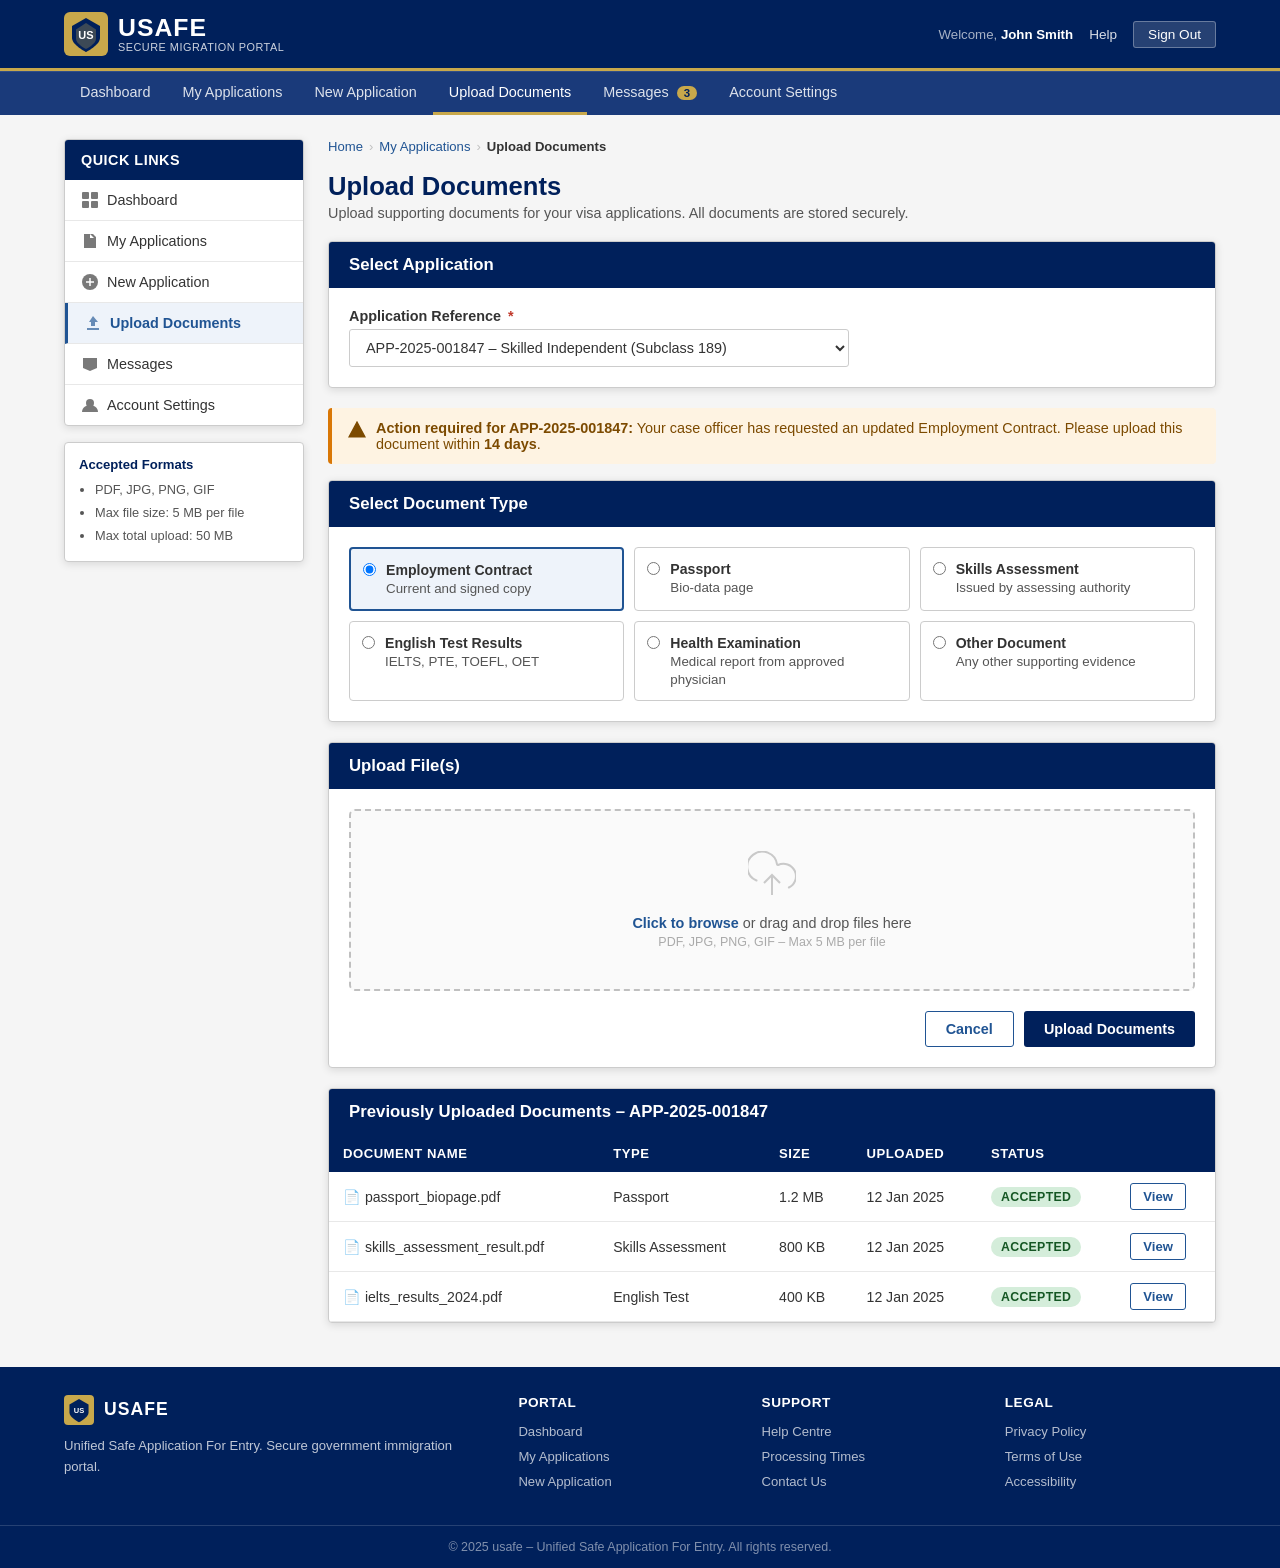
<file: upload-documents.html>
<!DOCTYPE html>
<html lang="en">
<head>
  <meta charset="UTF-8">
  <meta name="viewport" content="width=device-width, initial-scale=1.0">
  <meta name="description" content="usafe – Upload Documents. Submit supporting documents for your application.">
  <title>usafe – Upload Documents</title>
  <link rel="stylesheet" href="styles.css">
</head>
<body>

  <a href="#main" class="skip-link">Skip to main content</a>

  <!-- ── HEADER ── -->
  <header class="site-header">
    <div class="header-top">
      <a href="index.html" class="usafe-logo">
        <svg class="usafe-logo-icon" viewBox="0 0 44 44" fill="none" xmlns="http://www.w3.org/2000/svg" aria-hidden="true">
          <rect width="44" height="44" rx="6" fill="#c8a84b"/>
          <path d="M22 6 L36 14 L36 26 C36 33 22 40 22 40 C22 40 8 33 8 26 L8 14 Z" fill="#00205b"/>
          <path d="M22 11 L32 17.5 L32 27 C32 32 22 37 22 37 C22 37 12 32 12 27 L12 17.5 Z" fill="#c8a84b" opacity="0.3"/>
          <text x="22" y="27" text-anchor="middle" fill="white" font-size="11" font-weight="bold" font-family="Arial">US</text>
        </svg>
        <span class="usafe-logo-text">
          <span class="brand-name">usafe</span>
          <span class="brand-sub">Secure Migration Portal</span>
        </span>
      </a>
      <div class="header-actions">
        <span style="color:rgba(255,255,255,0.65); font-size:0.83rem;">Welcome, <strong style="color:#fff;">John Smith</strong></span>
        <a href="#">Help</a>
        <a href="index.html" class="btn-logout">Sign Out</a>
      </div>
    </div>
  </header>

  <!-- ── NAV ── -->
  <nav class="site-nav" aria-label="Main navigation">
    <div class="nav-inner">
      <ul>
        <li><a href="dashboard.html">Dashboard</a></li>
        <li><a href="applications.html">My Applications</a></li>
        <li><a href="new-application.html">New Application</a></li>
        <li><a href="upload-documents.html" class="active">Upload Documents</a></li>
        <li><a href="messages.html">Messages <span style="background:#c8a84b;color:#00205b;border-radius:10px;padding:1px 7px;font-size:0.72rem;font-weight:700;margin-left:4px;">3</span></a></li>
        <li><a href="account-settings.html">Account Settings</a></li>
      </ul>
    </div>
  </nav>

  <!-- ── MAIN ── -->
  <div class="page-wrapper">
    <aside class="sidebar">
      <div class="sidebar-menu">
        <h3>Quick Links</h3>
        <ul>
          <li><a href="dashboard.html">
            <svg class="menu-icon" viewBox="0 0 18 18" fill="currentColor"><rect x="1" y="1" width="7" height="7" rx="1"/><rect x="10" y="1" width="7" height="7" rx="1"/><rect x="1" y="10" width="7" height="7" rx="1"/><rect x="10" y="10" width="7" height="7" rx="1"/></svg>
            Dashboard</a></li>
          <li><a href="applications.html">
            <svg class="menu-icon" viewBox="0 0 18 18" fill="currentColor"><path d="M3 2h9l3 3v11H3V2zm6 0v4h4"/></svg>
            My Applications</a></li>
          <li><a href="new-application.html">
            <svg class="menu-icon" viewBox="0 0 18 18" fill="currentColor"><circle cx="9" cy="9" r="8"/><path d="M9 5v8M5 9h8" stroke="white" stroke-width="1.5"/></svg>
            New Application</a></li>
          <li><a href="upload-documents.html" class="active">
            <svg class="menu-icon" viewBox="0 0 18 18" fill="currentColor"><path d="M3 14h12v2H3zM9 2l5 6H11v4H7V8H5z"/></svg>
            Upload Documents</a></li>
          <li><a href="messages.html">
            <svg class="menu-icon" viewBox="0 0 18 18" fill="currentColor"><path d="M2 3h14v10l-7 3-7-3V3z"/></svg>
            Messages</a></li>
          <li><a href="account-settings.html">
            <svg class="menu-icon" viewBox="0 0 18 18" fill="currentColor"><circle cx="9" cy="7" r="4"/><path d="M1 16c0-4 3.6-7 8-7s8 3 8 7"/></svg>
            Account Settings</a></li>
        </ul>
      </div>

      <div class="card" style="margin-top:16px;">
        <div class="card-body" style="padding:14px;">
          <p style="font-size:0.82rem; font-weight:600; color:var(--navy); margin-bottom:6px;">Accepted Formats</p>
          <ul style="font-size:0.8rem; color:var(--dark-grey); line-height:1.8; padding-left:16px; list-style:disc;">
            <li>PDF, JPG, PNG, GIF</li>
            <li>Max file size: 5 MB per file</li>
            <li>Max total upload: 50 MB</li>
          </ul>
        </div>
      </div>
    </aside>

    <main id="main" class="main-content">

      <div class="breadcrumb">
        <a href="dashboard.html">Home</a>
        <span class="sep">›</span>
        <a href="applications.html">My Applications</a>
        <span class="sep">›</span>
        <span class="current">Upload Documents</span>
      </div>

      <div class="page-title">
        <h1>Upload Documents</h1>
        <p>Upload supporting documents for your visa applications. All documents are stored securely.</p>
      </div>

      <!-- Select application -->
      <div class="card">
        <div class="card-header">
          <h2>Select Application</h2>
        </div>
        <div class="card-body">
          <div class="form-group" style="max-width:500px; margin-bottom:0;">
            <label for="app-select">Application Reference <span class="required">*</span></label>
            <select id="app-select" class="form-control">
              <option value="">— Choose an application —</option>
              <option value="001847" selected>APP-2025-001847 – Skilled Independent (Subclass 189)</option>
              <option value="001204">APP-2025-001204 – Temp Skill Shortage (Subclass 482)</option>
              <option value="009561">APP-2024-009561 – Visitor Visa (Subclass 600)</option>
            </select>
          </div>
        </div>
      </div>

      <!-- Outstanding requirements -->
      <div class="alert alert-warning">
        <svg width="18" height="18" viewBox="0 0 16 16" fill="currentColor" style="flex-shrink:0;margin-top:1px;"><path d="M8 1 L15 14 H1 Z M8 6v4M8 11h.01" stroke="currentColor" stroke-width="1.2"/></svg>
        <div>
          <strong>Action required for APP-2025-001847:</strong> Your case officer has requested an updated Employment Contract. Please upload this document within <strong>14 days</strong>.
        </div>
      </div>

      <!-- Document type selection -->
      <div class="card">
        <div class="card-header">
          <h2>Select Document Type</h2>
        </div>
        <div class="card-body">
          <div style="display:grid; grid-template-columns:repeat(3, 1fr); gap:10px; margin-bottom:0;">

            <label style="border:2px solid var(--blue); border-radius:4px; padding:12px; cursor:pointer; display:flex; gap:10px; align-items:flex-start; background:#eef3fa;">
              <input type="radio" name="doc_type" value="employment" checked style="margin-top:2px;">
              <div>
                <strong style="font-size:0.88rem;">Employment Contract</strong><br>
                <small style="color:var(--dark-grey);">Current and signed copy</small>
              </div>
            </label>

            <label style="border:1px solid var(--border); border-radius:4px; padding:12px; cursor:pointer; display:flex; gap:10px; align-items:flex-start;">
              <input type="radio" name="doc_type" value="passport" style="margin-top:2px;">
              <div>
                <strong style="font-size:0.88rem;">Passport</strong><br>
                <small style="color:var(--dark-grey);">Bio-data page</small>
              </div>
            </label>

            <label style="border:1px solid var(--border); border-radius:4px; padding:12px; cursor:pointer; display:flex; gap:10px; align-items:flex-start;">
              <input type="radio" name="doc_type" value="skills" style="margin-top:2px;">
              <div>
                <strong style="font-size:0.88rem;">Skills Assessment</strong><br>
                <small style="color:var(--dark-grey);">Issued by assessing authority</small>
              </div>
            </label>

            <label style="border:1px solid var(--border); border-radius:4px; padding:12px; cursor:pointer; display:flex; gap:10px; align-items:flex-start;">
              <input type="radio" name="doc_type" value="english" style="margin-top:2px;">
              <div>
                <strong style="font-size:0.88rem;">English Test Results</strong><br>
                <small style="color:var(--dark-grey);">IELTS, PTE, TOEFL, OET</small>
              </div>
            </label>

            <label style="border:1px solid var(--border); border-radius:4px; padding:12px; cursor:pointer; display:flex; gap:10px; align-items:flex-start;">
              <input type="radio" name="doc_type" value="health" style="margin-top:2px;">
              <div>
                <strong style="font-size:0.88rem;">Health Examination</strong><br>
                <small style="color:var(--dark-grey);">Medical report from approved physician</small>
              </div>
            </label>

            <label style="border:1px solid var(--border); border-radius:4px; padding:12px; cursor:pointer; display:flex; gap:10px; align-items:flex-start;">
              <input type="radio" name="doc_type" value="other" style="margin-top:2px;">
              <div>
                <strong style="font-size:0.88rem;">Other Document</strong><br>
                <small style="color:var(--dark-grey);">Any other supporting evidence</small>
              </div>
            </label>

          </div>
        </div>
      </div>

      <!-- Upload zone -->
      <div class="card">
        <div class="card-header">
          <h2>Upload File(s)</h2>
        </div>
        <div class="card-body">

          <div class="upload-zone" id="drop-zone" onclick="document.getElementById('file-input').click()">
            <svg class="upload-icon" viewBox="0 0 48 48" fill="none" stroke="#999" stroke-width="2">
              <path d="M32 32 L24 24 L16 32"/>
              <path d="M24 24 V44"/>
              <path d="M40.9 36.5A11 11 0 1 0 30 14a1 1 0 0 1-.95-.67A15 15 0 1 0 8.5 29.5" stroke-linecap="round"/>
            </svg>
            <p><span class="browse-link">Click to browse</span> or drag and drop files here</p>
            <p style="font-size:0.78rem; color:#aaa; margin-top:4px;">PDF, JPG, PNG, GIF – Max 5 MB per file</p>
            <input type="file" id="file-input" style="display:none;" multiple accept=".pdf,.jpg,.jpeg,.png,.gif" onchange="handleFiles(this.files)">
          </div>

          <div class="uploaded-files" id="file-list"></div>

          <div style="margin-top:20px; display:flex; justify-content:flex-end; gap:10px;">
            <button class="btn btn-secondary" type="button">Cancel</button>
            <button class="btn btn-navy" type="button" onclick="submitUpload()">Upload Documents</button>
          </div>
        </div>
      </div>

      <!-- Previously uploaded documents -->
      <div class="card">
        <div class="card-header">
          <h2>Previously Uploaded Documents – APP-2025-001847</h2>
        </div>
        <div class="card-body" style="padding:0;">
          <table class="data-table">
            <thead>
              <tr>
                <th>Document Name</th>
                <th>Type</th>
                <th>Size</th>
                <th>Uploaded</th>
                <th>Status</th>
                <th></th>
              </tr>
            </thead>
            <tbody>
              <tr>
                <td>📄 passport_biopage.pdf</td>
                <td>Passport</td>
                <td>1.2 MB</td>
                <td>12 Jan 2025</td>
                <td><span class="badge badge-approved">Accepted</span></td>
                <td><a href="#" class="btn btn-secondary btn-sm">View</a></td>
              </tr>
              <tr>
                <td>📄 skills_assessment_result.pdf</td>
                <td>Skills Assessment</td>
                <td>800 KB</td>
                <td>12 Jan 2025</td>
                <td><span class="badge badge-approved">Accepted</span></td>
                <td><a href="#" class="btn btn-secondary btn-sm">View</a></td>
              </tr>
              <tr>
                <td>📄 ielts_results_2024.pdf</td>
                <td>English Test</td>
                <td>400 KB</td>
                <td>12 Jan 2025</td>
                <td><span class="badge badge-approved">Accepted</span></td>
                <td><a href="#" class="btn btn-secondary btn-sm">View</a></td>
              </tr>
            </tbody>
          </table>
        </div>
      </div>

    </main>
  </div>

  <!-- ── FOOTER ── -->
  <footer class="site-footer">
    <div class="footer-inner">
      <div class="footer-brand">
        <a href="index.html" class="usafe-logo">
          <svg viewBox="0 0 44 44" fill="none" xmlns="http://www.w3.org/2000/svg" aria-hidden="true" style="width:30px;height:30px;">
            <rect width="44" height="44" rx="6" fill="#c8a84b"/>
            <path d="M22 6 L36 14 L36 26 C36 33 22 40 22 40 C22 40 8 33 8 26 L8 14 Z" fill="#00205b"/>
            <text x="22" y="27" text-anchor="middle" fill="white" font-size="11" font-weight="bold" font-family="Arial">US</text>
          </svg>
          <span class="usafe-logo-text"><span class="brand-name" style="font-size:1.1rem;">usafe</span></span>
        </a>
        <p>Unified Safe Application For Entry. Secure government immigration portal.</p>
      </div>
      <div class="footer-links">
        <h4>Portal</h4>
        <ul>
          <li><a href="dashboard.html">Dashboard</a></li>
          <li><a href="applications.html">My Applications</a></li>
          <li><a href="new-application.html">New Application</a></li>
        </ul>
      </div>
      <div class="footer-links">
        <h4>Support</h4>
        <ul>
          <li><a href="#">Help Centre</a></li>
          <li><a href="#">Processing Times</a></li>
          <li><a href="#">Contact Us</a></li>
        </ul>
      </div>
      <div class="footer-links">
        <h4>Legal</h4>
        <ul>
          <li><a href="#">Privacy Policy</a></li>
          <li><a href="#">Terms of Use</a></li>
          <li><a href="#">Accessibility</a></li>
        </ul>
      </div>
    </div>
    <div class="footer-bottom">
      &copy; 2025 usafe – Unified Safe Application For Entry. All rights reserved.
    </div>
  </footer>

  <script>
    // Drag and drop
    const dropZone = document.getElementById('drop-zone');
    dropZone.addEventListener('dragover', e => { e.preventDefault(); dropZone.classList.add('dragover'); });
    dropZone.addEventListener('dragleave', () => dropZone.classList.remove('dragover'));
    dropZone.addEventListener('drop', e => {
      e.preventDefault();
      dropZone.classList.remove('dragover');
      handleFiles(e.dataTransfer.files);
    });

    function handleFiles(files) {
      const list = document.getElementById('file-list');
      Array.from(files).forEach(file => {
        const item = document.createElement('div');
        item.className = 'file-item';
        item.innerHTML = `
          <span>📄</span>
          <span class="file-name">${file.name}</span>
          <span class="file-size">${(file.size / 1024).toFixed(0)} KB</span>
          <span class="file-remove" onclick="this.parentElement.remove()">✕ Remove</span>
        `;
        list.appendChild(item);
      });
    }

    function submitUpload() {
      const items = document.querySelectorAll('.file-item');
      if (items.length === 0) {
        alert('Please select at least one file to upload.');
        return;
      }
      alert('Documents uploaded successfully. Your case officer will review them within 5–10 business days.');
      document.getElementById('file-list').innerHTML = '';
    }
  </script>

</body>
</html>
</file>
<file: styles.css>
/* usafe Portal - Shared Stylesheet */

:root {
  --navy: #00205b;
  --navy-light: #1a3a7a;
  --blue: #205493;
  --blue-mid: #2e6db4;
  --white: #ffffff;
  --light-bg: #f5f5f5;
  --light-grey: #e8e8e8;
  --mid-grey: #c0c0c0;
  --dark-grey: #555555;
  --text: #333333;
  --border: #cccccc;
  --success: #2d7d46;
  --warning: #d97706;
  --error: #c0392b;
  --info: #1a6fa3;
  --shadow: 0 2px 8px rgba(0,0,0,0.12);
}

/* ==============================
   RESET & BASE
   ============================== */
*, *::before, *::after {
  box-sizing: border-box;
  margin: 0;
  padding: 0;
}

html {
  font-size: 16px;
  scroll-behavior: smooth;
}

body {
  font-family: 'Segoe UI', Arial, Helvetica, sans-serif;
  color: var(--text);
  background: var(--light-bg);
  min-height: 100vh;
  display: flex;
  flex-direction: column;
}

a {
  color: var(--blue);
  text-decoration: none;
}

a:hover {
  text-decoration: underline;
}

ul {
  list-style: none;
}

img {
  max-width: 100%;
}

/* ==============================
   LOGO COMPONENT
   ============================== */
.usafe-logo {
  display: flex;
  align-items: center;
  gap: 10px;
  text-decoration: none;
}

.usafe-logo-icon {
  width: 44px;
  height: 44px;
  flex-shrink: 0;
}

.usafe-logo-text {
  display: flex;
  flex-direction: column;
  line-height: 1.1;
}

.usafe-logo-text .brand-name {
  font-size: 1.55rem;
  font-weight: 700;
  color: var(--white);
  letter-spacing: 1px;
  text-transform: uppercase;
}

.usafe-logo-text .brand-sub {
  font-size: 0.68rem;
  color: rgba(255,255,255,0.8);
  letter-spacing: 0.5px;
  text-transform: uppercase;
}

/* ==============================
   SKIP LINK (ACCESSIBILITY)
   ============================== */
.skip-link {
  position: absolute;
  top: -50px;
  left: 0;
  background: var(--navy);
  color: var(--white);
  padding: 8px 16px;
  z-index: 9999;
  transition: top 0.2s;
}

.skip-link:focus {
  top: 0;
}

/* ==============================
   HEADER
   ============================== */
.site-header {
  background: var(--navy);
  border-bottom: 3px solid #c8a84b;
}

.header-top {
  display: flex;
  align-items: center;
  justify-content: space-between;
  padding: 12px 24px;
  max-width: 1200px;
  margin: 0 auto;
  width: 100%;
}

.header-gov-text {
  font-size: 0.72rem;
  color: rgba(255,255,255,0.7);
  letter-spacing: 0.5px;
  text-transform: uppercase;
}

.header-actions {
  display: flex;
  align-items: center;
  gap: 16px;
}

.header-actions a {
  color: rgba(255,255,255,0.85);
  font-size: 0.85rem;
  text-decoration: none;
}

.header-actions a:hover {
  color: var(--white);
  text-decoration: underline;
}

.header-actions .btn-logout {
  background: rgba(255,255,255,0.15);
  border: 1px solid rgba(255,255,255,0.3);
  color: var(--white);
  padding: 5px 14px;
  border-radius: 3px;
  font-size: 0.85rem;
  cursor: pointer;
  transition: background 0.2s;
}

.header-actions .btn-logout:hover {
  background: rgba(255,255,255,0.25);
  text-decoration: none;
}

/* ==============================
   NAV BAR
   ============================== */
.site-nav {
  background: var(--navy-light);
  border-top: 1px solid rgba(255,255,255,0.1);
}

.site-nav .nav-inner {
  max-width: 1200px;
  margin: 0 auto;
  padding: 0 24px;
  display: flex;
  align-items: center;
}

.site-nav ul {
  display: flex;
  flex-wrap: wrap;
}

.site-nav ul li a {
  display: block;
  color: rgba(255,255,255,0.85);
  padding: 12px 16px;
  font-size: 0.9rem;
  text-decoration: none;
  border-bottom: 3px solid transparent;
  transition: border-color 0.2s, color 0.2s;
}

.site-nav ul li a:hover,
.site-nav ul li a.active {
  color: var(--white);
  border-bottom-color: #c8a84b;
  text-decoration: none;
}

/* ==============================
   PAGE WRAPPER
   ============================== */
.page-wrapper {
  display: flex;
  flex: 1;
  max-width: 1200px;
  margin: 0 auto;
  width: 100%;
  padding: 24px;
  gap: 24px;
}

.page-wrapper.full-width {
  display: block;
  max-width: 100%;
  padding: 0;
}

/* ==============================
   MAIN CONTENT
   ============================== */
.main-content {
  flex: 1;
  min-width: 0;
}

/* ==============================
   SIDEBAR
   ============================== */
.sidebar {
  width: 240px;
  flex-shrink: 0;
}

.sidebar-menu {
  background: var(--white);
  border: 1px solid var(--border);
  border-radius: 4px;
  overflow: hidden;
  box-shadow: var(--shadow);
}

.sidebar-menu h3 {
  background: var(--navy);
  color: var(--white);
  padding: 12px 16px;
  font-size: 0.9rem;
  text-transform: uppercase;
  letter-spacing: 0.5px;
}

.sidebar-menu ul li a {
  display: flex;
  align-items: center;
  gap: 8px;
  padding: 11px 16px;
  color: var(--text);
  font-size: 0.9rem;
  border-bottom: 1px solid var(--light-grey);
  text-decoration: none;
  transition: background 0.15s;
}

.sidebar-menu ul li:last-child a {
  border-bottom: none;
}

.sidebar-menu ul li a:hover,
.sidebar-menu ul li a.active {
  background: #eef3fa;
  color: var(--blue);
  text-decoration: none;
}

.sidebar-menu ul li a.active {
  border-left: 3px solid var(--blue);
  font-weight: 600;
}

.sidebar-menu ul li a .menu-icon {
  width: 18px;
  height: 18px;
  opacity: 0.65;
  flex-shrink: 0;
}

/* ==============================
   CARDS / PANELS
   ============================== */
.card {
  background: var(--white);
  border: 1px solid var(--border);
  border-radius: 4px;
  box-shadow: var(--shadow);
  margin-bottom: 20px;
  overflow: hidden;
}

.card-header {
  background: var(--navy);
  color: var(--white);
  padding: 13px 20px;
  display: flex;
  align-items: center;
  justify-content: space-between;
}

.card-header h2 {
  font-size: 1.05rem;
  font-weight: 600;
}

.card-body {
  padding: 20px;
}

/* ==============================
   ALERTS / NOTIFICATIONS
   ============================== */
.alert {
  padding: 12px 16px;
  border-radius: 4px;
  margin-bottom: 16px;
  font-size: 0.9rem;
  display: flex;
  gap: 10px;
  align-items: flex-start;
}

.alert-info {
  background: #e8f2fb;
  border-left: 4px solid var(--info);
  color: #0d4f78;
}

.alert-success {
  background: #e6f4ec;
  border-left: 4px solid var(--success);
  color: #1a5c30;
}

.alert-warning {
  background: #fef3e2;
  border-left: 4px solid var(--warning);
  color: #7c4a00;
}

.alert-error {
  background: #fde8e7;
  border-left: 4px solid var(--error);
  color: #7b1919;
}

/* ==============================
   BUTTONS
   ============================== */
.btn {
  display: inline-flex;
  align-items: center;
  gap: 6px;
  padding: 9px 20px;
  border: none;
  border-radius: 3px;
  font-size: 0.9rem;
  font-weight: 600;
  cursor: pointer;
  transition: background 0.2s, opacity 0.2s;
  text-decoration: none;
  white-space: nowrap;
}

.btn-primary {
  background: var(--blue);
  color: var(--white);
}

.btn-primary:hover {
  background: var(--navy-light);
  color: var(--white);
  text-decoration: none;
}

.btn-secondary {
  background: var(--white);
  color: var(--blue);
  border: 1px solid var(--blue);
}

.btn-secondary:hover {
  background: #eef3fa;
  text-decoration: none;
}

.btn-navy {
  background: var(--navy);
  color: var(--white);
}

.btn-navy:hover {
  background: var(--navy-light);
  color: var(--white);
  text-decoration: none;
}

.btn-sm {
  padding: 5px 12px;
  font-size: 0.82rem;
}

.btn-block {
  width: 100%;
  justify-content: center;
}

/* ==============================
   FORMS
   ============================== */
.form-group {
  margin-bottom: 18px;
}

.form-group label {
  display: block;
  font-size: 0.9rem;
  font-weight: 600;
  color: var(--text);
  margin-bottom: 5px;
}

.form-group .required {
  color: var(--error);
  margin-left: 3px;
}

.form-control {
  width: 100%;
  padding: 9px 12px;
  border: 1px solid var(--border);
  border-radius: 3px;
  font-size: 0.9rem;
  color: var(--text);
  background: var(--white);
  transition: border-color 0.2s, box-shadow 0.2s;
}

.form-control:focus {
  outline: none;
  border-color: var(--blue);
  box-shadow: 0 0 0 3px rgba(32,84,147,0.15);
}

.form-control.error {
  border-color: var(--error);
}

.form-hint {
  font-size: 0.8rem;
  color: var(--dark-grey);
  margin-top: 4px;
}

.form-error {
  font-size: 0.82rem;
  color: var(--error);
  margin-top: 4px;
}

/* ==============================
   TABLE
   ============================== */
.data-table {
  width: 100%;
  border-collapse: collapse;
  font-size: 0.88rem;
}

.data-table thead tr {
  background: var(--navy);
  color: var(--white);
}

.data-table thead th {
  padding: 11px 14px;
  text-align: left;
  font-weight: 600;
  font-size: 0.82rem;
  text-transform: uppercase;
  letter-spacing: 0.5px;
}

.data-table tbody tr {
  border-bottom: 1px solid var(--light-grey);
  transition: background 0.15s;
}

.data-table tbody tr:hover {
  background: #f0f5ff;
}

.data-table tbody td {
  padding: 11px 14px;
}

/* ==============================
   STATUS BADGES
   ============================== */
.badge {
  display: inline-block;
  padding: 3px 10px;
  border-radius: 12px;
  font-size: 0.77rem;
  font-weight: 600;
  letter-spacing: 0.3px;
  text-transform: uppercase;
}

.badge-pending {
  background: #fff3cd;
  color: #856404;
}

.badge-submitted {
  background: #d1ecf1;
  color: #0c5460;
}

.badge-approved {
  background: #d4edda;
  color: #155724;
}

.badge-rejected {
  background: #f8d7da;
  color: #721c24;
}

.badge-processing {
  background: #e2e3ff;
  color: #3730a3;
}

.badge-action {
  background: #ffe5b4;
  color: #7a3d00;
}

/* ==============================
   BREADCRUMB
   ============================== */
.breadcrumb {
  display: flex;
  align-items: center;
  gap: 6px;
  font-size: 0.82rem;
  color: var(--dark-grey);
  margin-bottom: 18px;
  flex-wrap: wrap;
}

.breadcrumb a {
  color: var(--blue);
}

.breadcrumb .sep {
  color: var(--mid-grey);
}

.breadcrumb .current {
  color: var(--text);
  font-weight: 600;
}

/* ==============================
   PAGE TITLE
   ============================== */
.page-title {
  margin-bottom: 20px;
}

.page-title h1 {
  font-size: 1.6rem;
  color: var(--navy);
  font-weight: 700;
  margin-bottom: 4px;
}

.page-title p {
  font-size: 0.9rem;
  color: var(--dark-grey);
}

/* ==============================
   FOOTER
   ============================== */
.site-footer {
  background: var(--navy);
  color: rgba(255,255,255,0.75);
  margin-top: auto;
}

.footer-inner {
  max-width: 1200px;
  margin: 0 auto;
  padding: 28px 24px;
  display: grid;
  grid-template-columns: 2fr 1fr 1fr 1fr;
  gap: 32px;
}

.footer-brand p {
  font-size: 0.82rem;
  line-height: 1.6;
  margin-top: 10px;
}

.footer-links h4 {
  color: var(--white);
  font-size: 0.85rem;
  text-transform: uppercase;
  letter-spacing: 0.5px;
  margin-bottom: 12px;
}

.footer-links ul li {
  margin-bottom: 7px;
}

.footer-links ul li a {
  color: rgba(255,255,255,0.7);
  font-size: 0.82rem;
  text-decoration: none;
}

.footer-links ul li a:hover {
  color: var(--white);
  text-decoration: underline;
}

.footer-bottom {
  border-top: 1px solid rgba(255,255,255,0.15);
  padding: 14px 24px;
  text-align: center;
  font-size: 0.78rem;
  color: rgba(255,255,255,0.5);
}

/* ==============================
   LOGIN PAGE SPECIFIC
   ============================== */
.login-page {
  background: var(--navy);
  min-height: 100vh;
  display: flex;
  flex-direction: column;
}

.login-hero {
  background: linear-gradient(135deg, var(--navy) 0%, var(--navy-light) 50%, #2857a0 100%);
  flex: 1;
  display: flex;
  align-items: center;
  justify-content: center;
  padding: 40px 24px;
}

.login-panel {
  display: flex;
  gap: 48px;
  max-width: 1000px;
  width: 100%;
  align-items: flex-start;
}

.login-info {
  flex: 1;
  color: var(--white);
  padding-top: 12px;
}

.login-info h1 {
  font-size: 2rem;
  font-weight: 700;
  margin-bottom: 16px;
  line-height: 1.2;
}

.login-info p {
  font-size: 0.95rem;
  color: rgba(255,255,255,0.8);
  line-height: 1.7;
  margin-bottom: 24px;
}

.login-info .feature-list {
  display: flex;
  flex-direction: column;
  gap: 12px;
}

.login-info .feature-item {
  display: flex;
  gap: 12px;
  align-items: flex-start;
}

.login-info .feature-icon {
  width: 22px;
  height: 22px;
  background: rgba(255,255,255,0.15);
  border-radius: 50%;
  flex-shrink: 0;
  display: flex;
  align-items: center;
  justify-content: center;
  margin-top: 1px;
}

.login-info .feature-item p {
  font-size: 0.88rem;
  margin: 0;
  color: rgba(255,255,255,0.75);
}

.login-form-box {
  width: 380px;
  flex-shrink: 0;
  background: var(--white);
  border-radius: 6px;
  box-shadow: 0 8px 32px rgba(0,0,0,0.25);
  overflow: hidden;
}

.login-form-header {
  background: #f5f5f5;
  border-bottom: 1px solid var(--border);
  padding: 18px 24px;
}

.login-form-header h2 {
  font-size: 1.1rem;
  color: var(--navy);
  font-weight: 700;
}

.login-form-body {
  padding: 24px;
}

.login-tabs {
  display: flex;
  border-bottom: 2px solid var(--light-grey);
  margin-bottom: 20px;
}

.login-tab {
  padding: 9px 18px;
  font-size: 0.88rem;
  font-weight: 600;
  color: var(--dark-grey);
  cursor: pointer;
  border-bottom: 3px solid transparent;
  margin-bottom: -2px;
  transition: color 0.2s, border-color 0.2s;
}

.login-tab.active {
  color: var(--blue);
  border-bottom-color: var(--blue);
}

.login-form-footer {
  padding: 14px 24px;
  background: #f9f9f9;
  border-top: 1px solid var(--border);
  text-align: center;
  font-size: 0.82rem;
  color: var(--dark-grey);
}

.login-form-footer a {
  color: var(--blue);
}

/* ==============================
   DASHBOARD STATS
   ============================== */
.stats-grid {
  display: grid;
  grid-template-columns: repeat(4, 1fr);
  gap: 16px;
  margin-bottom: 24px;
}

.stat-card {
  background: var(--white);
  border: 1px solid var(--border);
  border-radius: 4px;
  padding: 16px;
  box-shadow: var(--shadow);
  border-top: 4px solid var(--blue);
}

.stat-card.green { border-top-color: var(--success); }
.stat-card.amber { border-top-color: var(--warning); }
.stat-card.red { border-top-color: var(--error); }

.stat-number {
  font-size: 2rem;
  font-weight: 700;
  color: var(--navy);
  line-height: 1;
}

.stat-label {
  font-size: 0.8rem;
  color: var(--dark-grey);
  margin-top: 4px;
}

/* ==============================
   FILE UPLOAD AREA
   ============================== */
.upload-zone {
  border: 2px dashed var(--mid-grey);
  border-radius: 6px;
  padding: 40px 24px;
  text-align: center;
  cursor: pointer;
  transition: border-color 0.2s, background 0.2s;
  background: #fafafa;
}

.upload-zone:hover,
.upload-zone.dragover {
  border-color: var(--blue);
  background: #eef3fa;
}

.upload-zone .upload-icon {
  width: 48px;
  height: 48px;
  margin: 0 auto 12px;
  opacity: 0.5;
}

.upload-zone p {
  font-size: 0.9rem;
  color: var(--dark-grey);
}

.upload-zone .browse-link {
  color: var(--blue);
  font-weight: 600;
  cursor: pointer;
}

.uploaded-files {
  margin-top: 16px;
}

.file-item {
  display: flex;
  align-items: center;
  gap: 10px;
  padding: 9px 12px;
  background: var(--white);
  border: 1px solid var(--border);
  border-radius: 4px;
  margin-bottom: 6px;
  font-size: 0.88rem;
}

.file-item .file-name {
  flex: 1;
  color: var(--text);
}

.file-item .file-size {
  color: var(--dark-grey);
  font-size: 0.8rem;
}

.file-item .file-remove {
  color: var(--error);
  cursor: pointer;
  font-size: 0.82rem;
}

/* ==============================
   MESSAGES
   ============================== */
.message-list .message-item {
  display: flex;
  gap: 14px;
  padding: 14px 16px;
  border-bottom: 1px solid var(--light-grey);
  cursor: pointer;
  transition: background 0.15s;
}

.message-item:hover {
  background: #f0f5ff;
}

.message-item.unread {
  background: #f0f5ff;
  border-left: 3px solid var(--blue);
}

.message-avatar {
  width: 38px;
  height: 38px;
  border-radius: 50%;
  background: var(--blue);
  color: var(--white);
  display: flex;
  align-items: center;
  justify-content: center;
  font-weight: 700;
  font-size: 0.9rem;
  flex-shrink: 0;
}

.message-content .msg-from {
  font-weight: 600;
  font-size: 0.9rem;
  color: var(--navy);
}

.message-content .msg-subject {
  font-size: 0.88rem;
  color: var(--text);
  margin-top: 2px;
}

.message-content .msg-preview {
  font-size: 0.82rem;
  color: var(--dark-grey);
  margin-top: 2px;
}

.message-meta {
  margin-left: auto;
  text-align: right;
}

.message-meta .msg-date {
  font-size: 0.78rem;
  color: var(--dark-grey);
}

.unread-dot {
  width: 8px;
  height: 8px;
  background: var(--blue);
  border-radius: 50%;
  margin: 4px 0 0 auto;
}

/* ==============================
   PROGRESS STEPS
   ============================== */
.progress-steps {
  display: flex;
  align-items: flex-start;
  justify-content: space-between;
  margin-bottom: 32px;
  position: relative;
}

.progress-steps::before {
  content: '';
  position: absolute;
  top: 16px;
  left: 0;
  right: 0;
  height: 2px;
  background: var(--light-grey);
  z-index: 0;
}

.step {
  display: flex;
  flex-direction: column;
  align-items: center;
  gap: 8px;
  position: relative;
  z-index: 1;
  flex: 1;
}

.step-number {
  width: 32px;
  height: 32px;
  border-radius: 50%;
  background: var(--light-grey);
  border: 2px solid var(--mid-grey);
  display: flex;
  align-items: center;
  justify-content: center;
  font-size: 0.85rem;
  font-weight: 700;
  color: var(--dark-grey);
  background: var(--white);
}

.step.active .step-number {
  background: var(--blue);
  border-color: var(--blue);
  color: var(--white);
}

.step.done .step-number {
  background: var(--success);
  border-color: var(--success);
  color: var(--white);
}

.step-label {
  font-size: 0.78rem;
  color: var(--dark-grey);
  text-align: center;
  max-width: 90px;
}

.step.active .step-label {
  color: var(--blue);
  font-weight: 600;
}

.step.done .step-label {
  color: var(--success);
}

/* ==============================
   ANNOUNCEMENT BANNER
   ============================== */
.announcement-bar {
  background: #1a3a7a;
  color: var(--white);
  padding: 8px 24px;
  font-size: 0.82rem;
  text-align: center;
  border-bottom: 1px solid rgba(255,255,255,0.1);
}

.announcement-bar a {
  color: #ffd700;
  font-weight: 600;
}

/* ==============================
   RESPONSIVE
   ============================== */
@media (max-width: 900px) {
  .login-panel {
    flex-direction: column;
    align-items: center;
  }

  .login-form-box {
    width: 100%;
    max-width: 420px;
  }

  .footer-inner {
    grid-template-columns: 1fr 1fr;
  }

  .stats-grid {
    grid-template-columns: repeat(2, 1fr);
  }
}

@media (max-width: 700px) {
  .page-wrapper {
    flex-direction: column;
    padding: 16px;
  }

  .sidebar {
    width: 100%;
  }

  .header-top {
    padding: 10px 16px;
  }

  .footer-inner {
    grid-template-columns: 1fr;
    gap: 20px;
  }

  .stats-grid {
    grid-template-columns: repeat(2, 1fr);
  }
}

@media (max-width: 480px) {
  .stats-grid {
    grid-template-columns: 1fr 1fr;
  }

  .login-info {
    display: none;
  }
}
</file>
